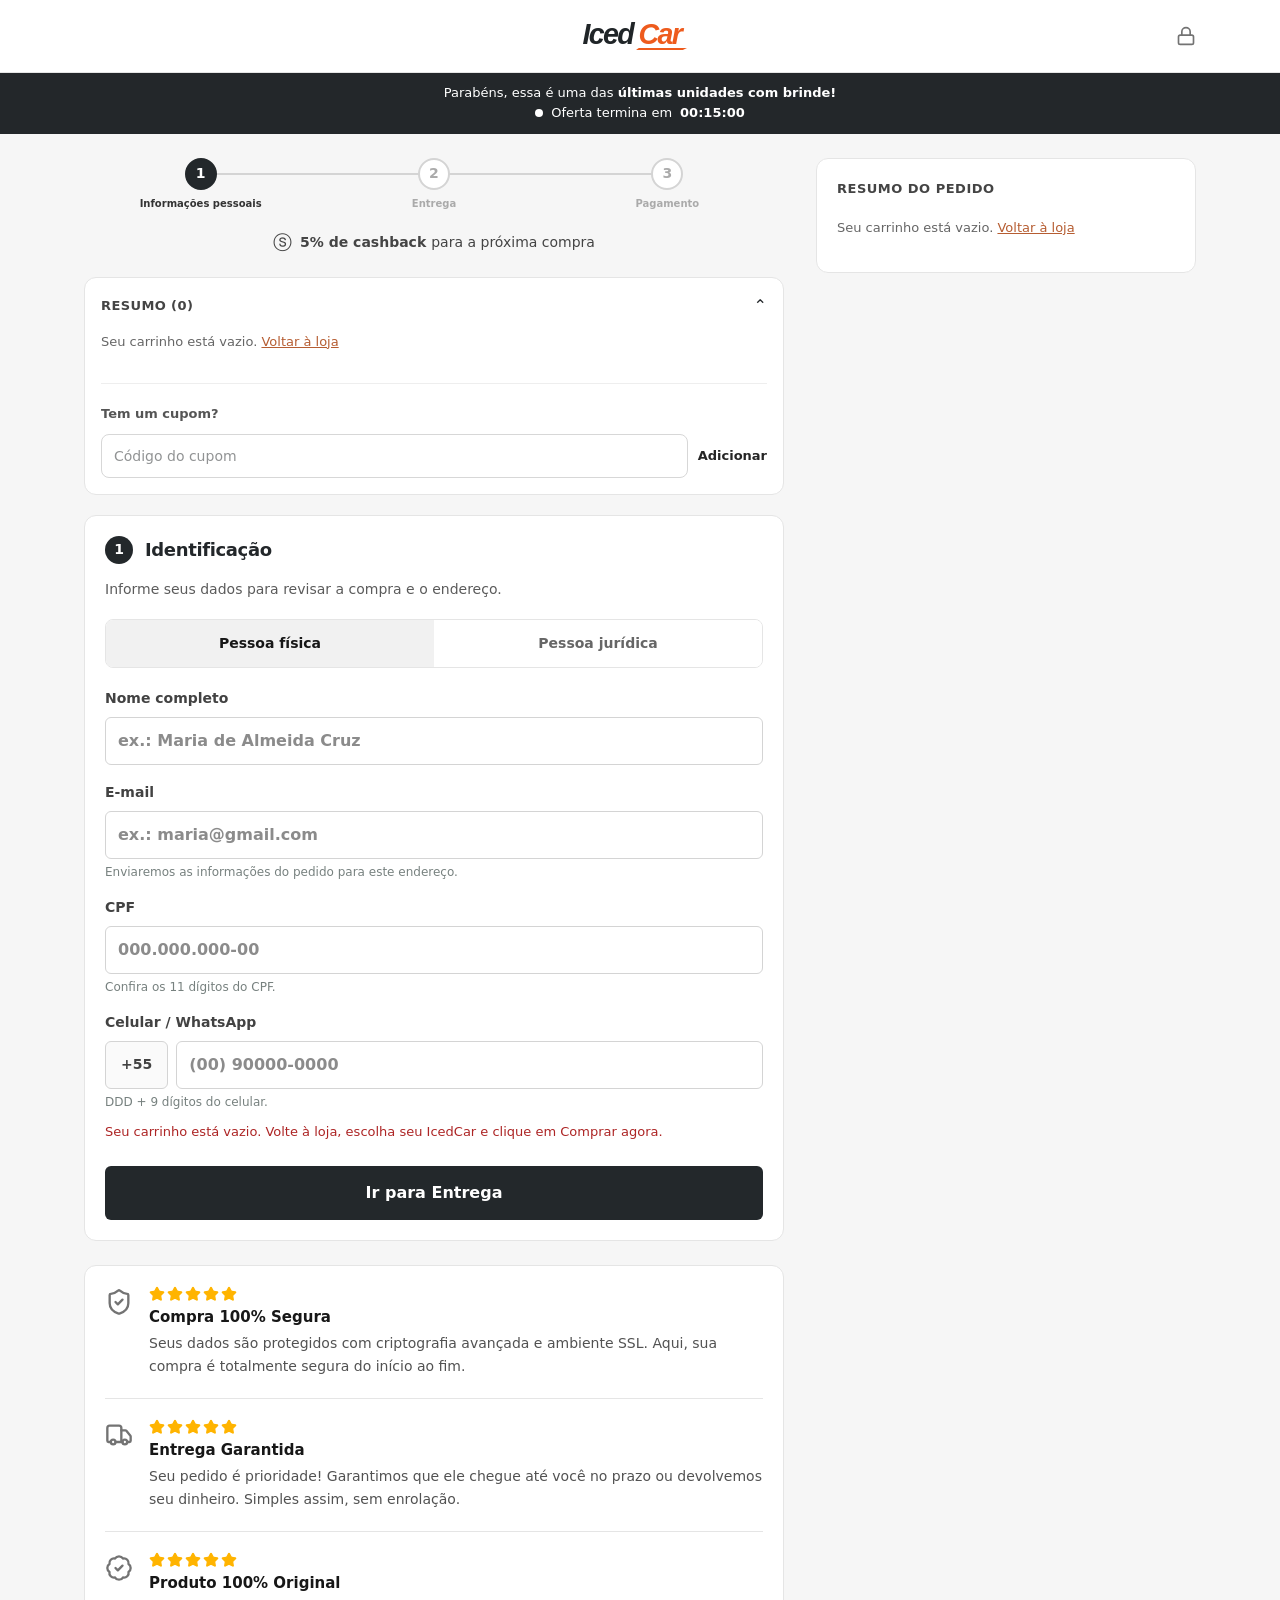
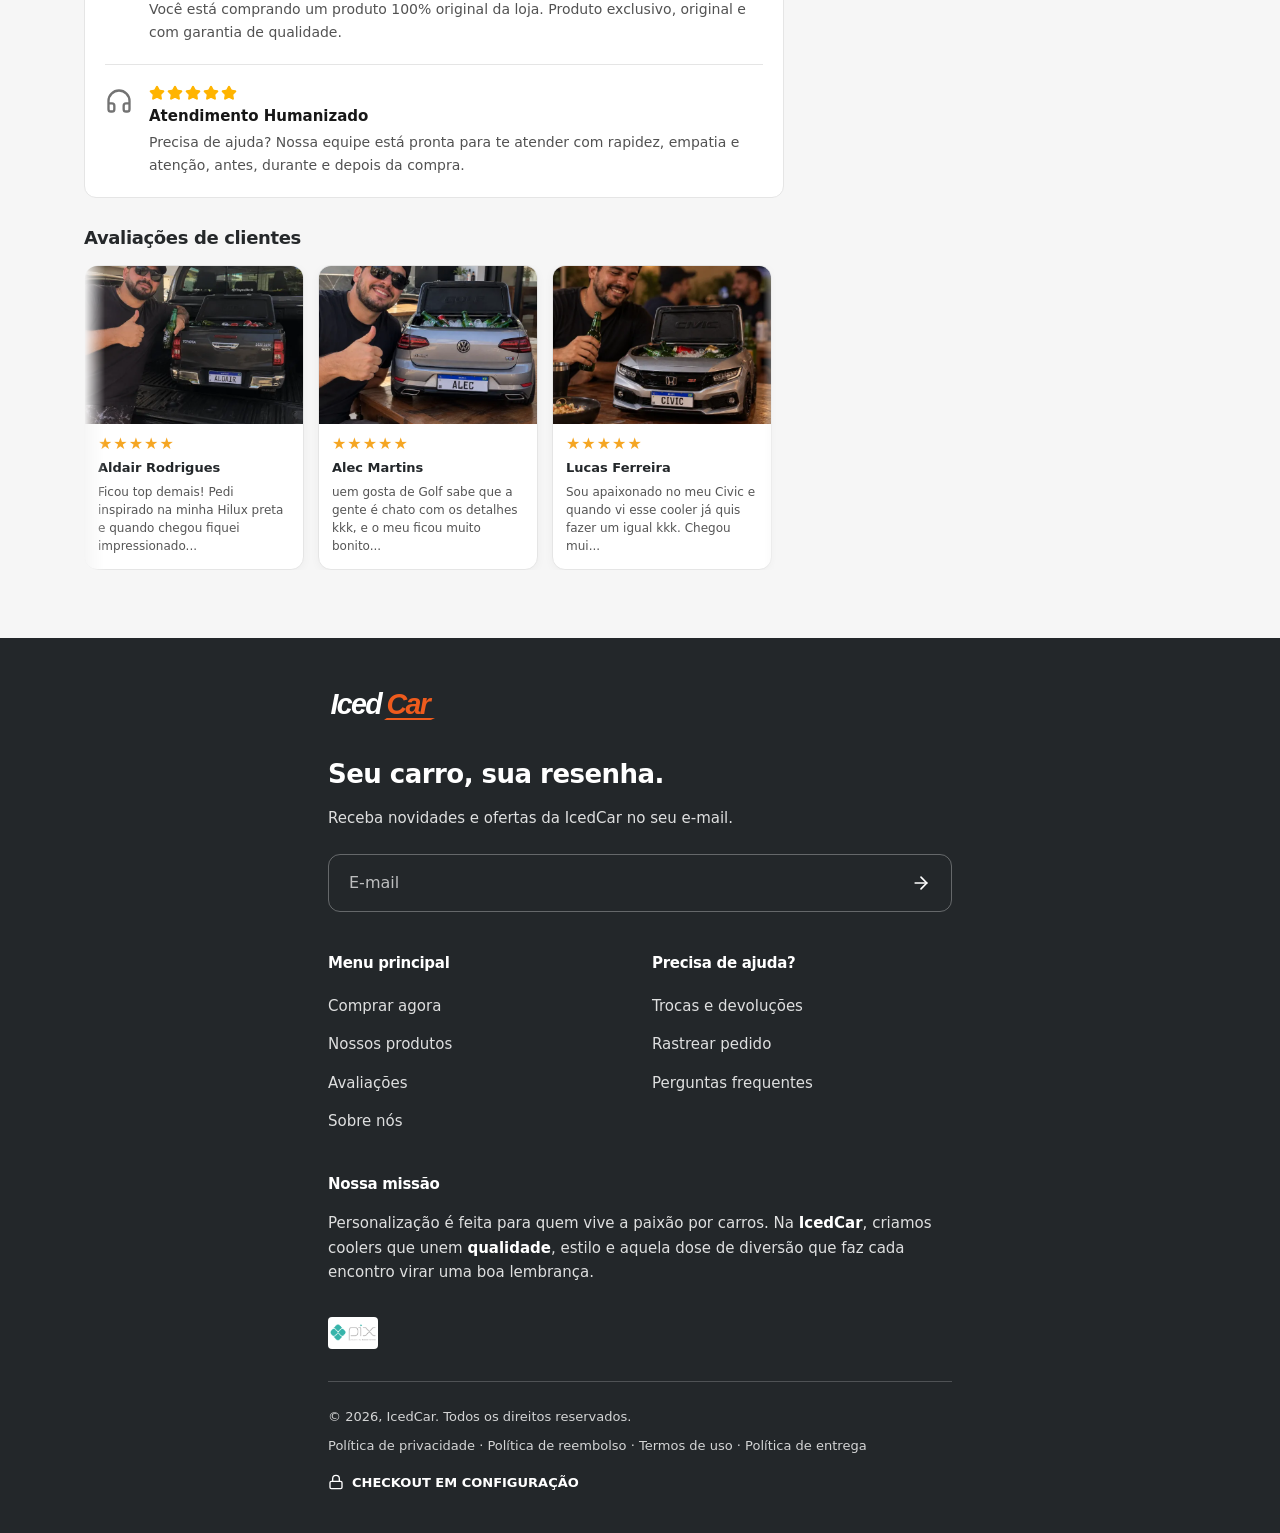
<file: checkout/index.html>
<!DOCTYPE html><html lang="pt-BR"><head><script src="js/google-tracking.js"></script>
  <meta charset="utf-8">
  <meta name="viewport" content="width=device-width, initial-scale=1">
  <meta name="referrer" content="strict-origin-when-cross-origin">
  <meta name="robots" content="noindex">
  <title>Checkout | IcedCar</title>
  <link rel="icon" href="images/icedcar-favicon.svg">
  <link rel="stylesheet" href="css/styles-AmZeijte.css">
  <link rel="stylesheet" href="css/checkout.css">
  <link rel="stylesheet" href="css/match-original.css">
  <script>var QRCode=(()=>{var g=(n,t)=>()=>{try{return t||n((t={exports:{}}).exports,t),t.exports}catch(e){throw t=0,e}};var xt=g((Rn,Lt)=>{Lt.exports=function(){return typeof Promise=="function"&&Promise.prototype&&Promise.prototype.then}});var N=g(P=>{var st,De=[0,26,44,70,100,134,172,196,242,292,346,404,466,532,581,655,733,815,901,991,1085,1156,1258,1364,1474,1588,1706,1828,1921,2051,2185,2323,2465,2611,2761,2876,3034,3196,3362,3532,3706];P.getSymbolSize=function(t){if(!t)throw new Error('"version" cannot be null or undefined');if(t<1||t>40)throw new Error('"version" should be in range from 1 to 40');return t*4+17};P.getSymbolTotalCodewords=function(t){return De[t]};P.getBCHDigit=function(n){let t=0;for(;n!==0;)t++,n>>>=1;return t};P.setToSJISFunction=function(t){if(typeof t!="function")throw new Error('"toSJISFunc" is not a valid function.');st=t};P.isKanjiModeEnabled=function(){return typeof st<"u"};P.toSJIS=function(t){return st(t)}});var j=g(m=>{m.L={bit:1};m.M={bit:0};m.Q={bit:3};m.H={bit:2};function Ue(n){if(typeof n!="string")throw new Error("Param is not a string");switch(n.toLowerCase()){case"l":case"low":return m.L;case"m":case"medium":return m.M;case"q":case"quartile":return m.Q;case"h":case"high":return m.H;default:throw new Error("Unknown EC Level: "+n)}}m.isValid=function(t){return t&&typeof t.bit<"u"&&t.bit>=0&&t.bit<4};m.from=function(t,e){if(m.isValid(t))return t;try{return Ue(t)}catch{return e}}});var _t=g((Dn,Ut)=>{function Dt(){this.buffer=[],this.length=0}Dt.prototype={get:function(n){let t=Math.floor(n/8);return(this.buffer[t]>>>7-n%8&1)===1},put:function(n,t){for(let e=0;e<t;e++)this.putBit((n>>>t-e-1&1)===1)},getLengthInBits:function(){return this.length},putBit:function(n){let t=Math.floor(this.length/8);this.buffer.length<=t&&this.buffer.push(0),n&&(this.buffer[t]|=128>>>this.length%8),this.length++}};Ut.exports=Dt});var qt=g((Un,Ft)=>{function k(n){if(!n||n<1)throw new Error("BitMatrix size must be defined and greater than 0");this.size=n,this.data=new Uint8Array(n*n),this.reservedBit=new Uint8Array(n*n)}k.prototype.set=function(n,t,e,r){let o=n*this.size+t;this.data[o]=e,r&&(this.reservedBit[o]=!0)};k.prototype.get=function(n,t){return this.data[n*this.size+t]};k.prototype.xor=function(n,t,e){this.data[n*this.size+t]^=e};k.prototype.isReserved=function(n,t){return this.reservedBit[n*this.size+t]};Ft.exports=k});var kt=g(G=>{var _e=N().getSymbolSize;G.getRowColCoords=function(t){if(t===1)return[];let e=Math.floor(t/7)+2,r=_e(t),o=r===145?26:Math.ceil((r-13)/(2*e-2))*2,i=[r-7];for(let s=1;s<e-1;s++)i[s]=i[s-1]-o;return i.push(6),i.reverse()};G.getPositions=function(t){let e=[],r=G.getRowColCoords(t),o=r.length;for(let i=0;i<o;i++)for(let s=0;s<o;s++)i===0&&s===0||i===0&&s===o-1||i===o-1&&s===0||e.push([r[i],r[s]]);return e}});var Ht=g(Vt=>{var Fe=N().getSymbolSize,zt=7;Vt.getPositions=function(t){let e=Fe(t);return[[0,0],[e-zt,0],[0,e-zt]]}});var Kt=g(d=>{d.Patterns={PATTERN000:0,PATTERN001:1,PATTERN010:2,PATTERN011:3,PATTERN100:4,PATTERN101:5,PATTERN110:6,PATTERN111:7};var b={N1:3,N2:3,N3:40,N4:10};d.isValid=function(t){return t!=null&&t!==""&&!isNaN(t)&&t>=0&&t<=7};d.from=function(t){return d.isValid(t)?parseInt(t,10):void 0};d.getPenaltyN1=function(t){let e=t.size,r=0,o=0,i=0,s=null,u=null;for(let c=0;c<e;c++){o=i=0,s=u=null;for(let l=0;l<e;l++){let a=t.get(c,l);a===s?o++:(o>=5&&(r+=b.N1+(o-5)),s=a,o=1),a=t.get(l,c),a===u?i++:(i>=5&&(r+=b.N1+(i-5)),u=a,i=1)}o>=5&&(r+=b.N1+(o-5)),i>=5&&(r+=b.N1+(i-5))}return r};d.getPenaltyN2=function(t){let e=t.size,r=0;for(let o=0;o<e-1;o++)for(let i=0;i<e-1;i++){let s=t.get(o,i)+t.get(o,i+1)+t.get(o+1,i)+t.get(o+1,i+1);(s===4||s===0)&&r++}return r*b.N2};d.getPenaltyN3=function(t){let e=t.size,r=0,o=0,i=0;for(let s=0;s<e;s++){o=i=0;for(let u=0;u<e;u++)o=o<<1&2047|t.get(s,u),u>=10&&(o===1488||o===93)&&r++,i=i<<1&2047|t.get(u,s),u>=10&&(i===1488||i===93)&&r++}return r*b.N3};d.getPenaltyN4=function(t){let e=0,r=t.data.length;for(let i=0;i<r;i++)e+=t.data[i];return Math.abs(Math.ceil(e*100/r/5)-10)*b.N4};function qe(n,t,e){switch(n){case d.Patterns.PATTERN000:return(t+e)%2===0;case d.Patterns.PATTERN001:return t%2===0;case d.Patterns.PATTERN010:return e%3===0;case d.Patterns.PATTERN011:return(t+e)%3===0;case d.Patterns.PATTERN100:return(Math.floor(t/2)+Math.floor(e/3))%2===0;case d.Patterns.PATTERN101:return t*e%2+t*e%3===0;case d.Patterns.PATTERN110:return(t*e%2+t*e%3)%2===0;case d.Patterns.PATTERN111:return(t*e%3+(t+e)%2)%2===0;default:throw new Error("bad maskPattern:"+n)}}d.applyMask=function(t,e){let r=e.size;for(let o=0;o<r;o++)for(let i=0;i<r;i++)e.isReserved(i,o)||e.xor(i,o,qe(t,i,o))};d.getBestMask=function(t,e){let r=Object.keys(d.Patterns).length,o=0,i=1/0;for(let s=0;s<r;s++){e(s),d.applyMask(s,t);let u=d.getPenaltyN1(t)+d.getPenaltyN2(t)+d.getPenaltyN3(t)+d.getPenaltyN4(t);d.applyMask(s,t),u<i&&(i=u,o=s)}return o}});var ct=g(ut=>{var T=j(),Q=[1,1,1,1,1,1,1,1,1,1,2,2,1,2,2,4,1,2,4,4,2,4,4,4,2,4,6,5,2,4,6,6,2,5,8,8,4,5,8,8,4,5,8,11,4,8,10,11,4,9,12,16,4,9,16,16,6,10,12,18,6,10,17,16,6,11,16,19,6,13,18,21,7,14,21,25,8,16,20,25,8,17,23,25,9,17,23,34,9,18,25,30,10,20,27,32,12,21,29,35,12,23,34,37,12,25,34,40,13,26,35,42,14,28,38,45,15,29,40,48,16,31,43,51,17,33,45,54,18,35,48,57,19,37,51,60,19,38,53,63,20,40,56,66,21,43,59,70,22,45,62,74,24,47,65,77,25,49,68,81],$=[7,10,13,17,10,16,22,28,15,26,36,44,20,36,52,64,26,48,72,88,36,64,96,112,40,72,108,130,48,88,132,156,60,110,160,192,72,130,192,224,80,150,224,264,96,176,260,308,104,198,288,352,120,216,320,384,132,240,360,432,144,280,408,480,168,308,448,532,180,338,504,588,196,364,546,650,224,416,600,700,224,442,644,750,252,476,690,816,270,504,750,900,300,560,810,960,312,588,870,1050,336,644,952,1110,360,700,1020,1200,390,728,1050,1260,420,784,1140,1350,450,812,1200,1440,480,868,1290,1530,510,924,1350,1620,540,980,1440,1710,570,1036,1530,1800,570,1064,1590,1890,600,1120,1680,1980,630,1204,1770,2100,660,1260,1860,2220,720,1316,1950,2310,750,1372,2040,2430];ut.getBlocksCount=function(t,e){switch(e){case T.L:return Q[(t-1)*4+0];case T.M:return Q[(t-1)*4+1];case T.Q:return Q[(t-1)*4+2];case T.H:return Q[(t-1)*4+3];default:return}};ut.getTotalCodewordsCount=function(t,e){switch(e){case T.L:return $[(t-1)*4+0];case T.M:return $[(t-1)*4+1];case T.Q:return $[(t-1)*4+2];case T.H:return $[(t-1)*4+3];default:return}}});var Jt=g(Z=>{var z=new Uint8Array(512),W=new Uint8Array(256);(function(){let t=1;for(let e=0;e<255;e++)z[e]=t,W[t]=e,t<<=1,t&256&&(t^=285);for(let e=255;e<512;e++)z[e]=z[e-255]})();Z.log=function(t){if(t<1)throw new Error("log("+t+")");return W[t]};Z.exp=function(t){return z[t]};Z.mul=function(t,e){return t===0||e===0?0:z[W[t]+W[e]]}});var Yt=g(V=>{var lt=Jt();V.mul=function(t,e){let r=new Uint8Array(t.length+e.length-1);for(let o=0;o<t.length;o++)for(let i=0;i<e.length;i++)r[o+i]^=lt.mul(t[o],e[i]);return r};V.mod=function(t,e){let r=new Uint8Array(t);for(;r.length-e.length>=0;){let o=r[0];for(let s=0;s<e.length;s++)r[s]^=lt.mul(e[s],o);let i=0;for(;i<r.length&&r[i]===0;)i++;r=r.slice(i)}return r};V.generateECPolynomial=function(t){let e=new Uint8Array([1]);for(let r=0;r<t;r++)e=V.mul(e,new Uint8Array([1,lt.exp(r)]));return e}});var Gt=g((Hn,jt)=>{var Ot=Yt();function at(n){this.genPoly=void 0,this.degree=n,this.degree&&this.initialize(this.degree)}at.prototype.initialize=function(t){this.degree=t,this.genPoly=Ot.generateECPolynomial(this.degree)};at.prototype.encode=function(t){if(!this.genPoly)throw new Error("Encoder not initialized");let e=new Uint8Array(t.length+this.degree);e.set(t);let r=Ot.mod(e,this.genPoly),o=this.degree-r.length;if(o>0){let i=new Uint8Array(this.degree);return i.set(r,o),i}return r};jt.exports=at});var ft=g(Qt=>{Qt.isValid=function(t){return!isNaN(t)&&t>=1&&t<=40}});var gt=g(B=>{var $t="[0-9]+",ke="[A-Z $%*+\\-./:]+",H="(?:[u3000-u303F]|[u3040-u309F]|[u30A0-u30FF]|[uFF00-uFFEF]|[u4E00-u9FAF]|[u2605-u2606]|[u2190-u2195]|u203B|[u2010u2015u2018u2019u2025u2026u201Cu201Du2225u2260]|[u0391-u0451]|[u00A7u00A8u00B1u00B4u00D7u00F7])+";H=H.replace(/u/g,"\\u");var ze="(?:(?![A-Z0-9 $%*+\\-./:]|"+H+`)(?:.|[\r
]))+`;B.KANJI=new RegExp(H,"g");B.BYTE_KANJI=new RegExp("[^A-Z0-9 $%*+\\-./:]+","g");B.BYTE=new RegExp(ze,"g");B.NUMERIC=new RegExp($t,"g");B.ALPHANUMERIC=new RegExp(ke,"g");var Ve=new RegExp("^"+H+"$"),He=new RegExp("^"+$t+"$"),Ke=new RegExp("^[A-Z0-9 $%*+\\-./:]+$");B.testKanji=function(t){return Ve.test(t)};B.testNumeric=function(t){return He.test(t)};B.testAlphanumeric=function(t){return Ke.test(t)}});var M=g(p=>{var Je=ft(),dt=gt();p.NUMERIC={id:"Numeric",bit:1,ccBits:[10,12,14]};p.ALPHANUMERIC={id:"Alphanumeric",bit:2,ccBits:[9,11,13]};p.BYTE={id:"Byte",bit:4,ccBits:[8,16,16]};p.KANJI={id:"Kanji",bit:8,ccBits:[8,10,12]};p.MIXED={bit:-1};p.getCharCountIndicator=function(t,e){if(!t.ccBits)throw new Error("Invalid mode: "+t);if(!Je.isValid(e))throw new Error("Invalid version: "+e);return e>=1&&e<10?t.ccBits[0]:e<27?t.ccBits[1]:t.ccBits[2]};p.getBestModeForData=function(t){return dt.testNumeric(t)?p.NUMERIC:dt.testAlphanumeric(t)?p.ALPHANUMERIC:dt.testKanji(t)?p.KANJI:p.BYTE};p.toString=function(t){if(t&&t.id)return t.id;throw new Error("Invalid mode")};p.isValid=function(t){return t&&t.bit&&t.ccBits};function Ye(n){if(typeof n!="string")throw new Error("Param is not a string");switch(n.toLowerCase()){case"numeric":return p.NUMERIC;case"alphanumeric":return p.ALPHANUMERIC;case"kanji":return p.KANJI;case"byte":return p.BYTE;default:throw new Error("Unknown mode: "+n)}}p.from=function(t,e){if(p.isValid(t))return t;try{return Ye(t)}catch{return e}}});var te=g(R=>{var X=N(),Oe=ct(),Wt=j(),S=M(),ht=ft(),Xt=7973,Zt=X.getBCHDigit(Xt);function je(n,t,e){for(let r=1;r<=40;r++)if(t<=R.getCapacity(r,e,n))return r}function vt(n,t){return S.getCharCountIndicator(n,t)+4}function Ge(n,t){let e=0;return n.forEach(function(r){let o=vt(r.mode,t);e+=o+r.getBitsLength()}),e}function Qe(n,t){for(let e=1;e<=40;e++)if(Ge(n,e)<=R.getCapacity(e,t,S.MIXED))return e}R.from=function(t,e){return ht.isValid(t)?parseInt(t,10):e};R.getCapacity=function(t,e,r){if(!ht.isValid(t))throw new Error("Invalid QR Code version");typeof r>"u"&&(r=S.BYTE);let o=X.getSymbolTotalCodewords(t),i=Oe.getTotalCodewordsCount(t,e),s=(o-i)*8;if(r===S.MIXED)return s;let u=s-vt(r,t);switch(r){case S.NUMERIC:return Math.floor(u/10*3);case S.ALPHANUMERIC:return Math.floor(u/11*2);case S.KANJI:return Math.floor(u/13);case S.BYTE:default:return Math.floor(u/8)}};R.getBestVersionForData=function(t,e){let r,o=Wt.from(e,Wt.M);if(Array.isArray(t)){if(t.length>1)return Qe(t,o);if(t.length===0)return 1;r=t[0]}else r=t;return je(r.mode,r.getLength(),o)};R.getEncodedBits=function(t){if(!ht.isValid(t)||t<7)throw new Error("Invalid QR Code version");let e=t<<12;for(;X.getBCHDigit(e)-Zt>=0;)e^=Xt<<X.getBCHDigit(e)-Zt;return t<<12|e}});var oe=g(re=>{var pt=N(),ne=1335,$e=21522,ee=pt.getBCHDigit(ne);re.getEncodedBits=function(t,e){let r=t.bit<<3|e,o=r<<10;for(;pt.getBCHDigit(o)-ee>=0;)o^=ne<<pt.getBCHDigit(o)-ee;return(r<<10|o)^$e}});var se=g((Gn,ie)=>{var We=M();function D(n){this.mode=We.NUMERIC,this.data=n.toString()}D.getBitsLength=function(t){return 10*Math.floor(t/3)+(t%3?t%3*3+1:0)};D.prototype.getLength=function(){return this.data.length};D.prototype.getBitsLength=function(){return D.getBitsLength(this.data.length)};D.prototype.write=function(t){let e,r,o;for(e=0;e+3<=this.data.length;e+=3)r=this.data.substr(e,3),o=parseInt(r,10),t.put(o,10);let i=this.data.length-e;i>0&&(r=this.data.substr(e),o=parseInt(r,10),t.put(o,i*3+1))};ie.exports=D});var ce=g((Qn,ue)=>{var Ze=M(),wt=["0","1","2","3","4","5","6","7","8","9","A","B","C","D","E","F","G","H","I","J","K","L","M","N","O","P","Q","R","S","T","U","V","W","X","Y","Z"," ","$","%","*","+","-",".","/",":"];function U(n){this.mode=Ze.ALPHANUMERIC,this.data=n}U.getBitsLength=function(t){return 11*Math.floor(t/2)+6*(t%2)};U.prototype.getLength=function(){return this.data.length};U.prototype.getBitsLength=function(){return U.getBitsLength(this.data.length)};U.prototype.write=function(t){let e;for(e=0;e+2<=this.data.length;e+=2){let r=wt.indexOf(this.data[e])*45;r+=wt.indexOf(this.data[e+1]),t.put(r,11)}this.data.length%2&&t.put(wt.indexOf(this.data[e]),6)};ue.exports=U});var ae=g(($n,le)=>{"use strict";le.exports=function(t){for(var e=[],r=t.length,o=0;o<r;o++){var i=t.charCodeAt(o);if(i>=55296&&i<=56319&&r>o+1){var s=t.charCodeAt(o+1);s>=56320&&s<=57343&&(i=(i-55296)*1024+s-56320+65536,o+=1)}if(i<128){e.push(i);continue}if(i<2048){e.push(i>>6|192),e.push(i&63|128);continue}if(i<55296||i>=57344&&i<65536){e.push(i>>12|224),e.push(i>>6&63|128),e.push(i&63|128);continue}if(i>=65536&&i<=1114111){e.push(i>>18|240),e.push(i>>12&63|128),e.push(i>>6&63|128),e.push(i&63|128);continue}e.push(239,191,189)}return new Uint8Array(e).buffer}});var ge=g((Wn,fe)=>{var Xe=ae(),ve=M();function _(n){this.mode=ve.BYTE,typeof n=="string"&&(n=Xe(n)),this.data=new Uint8Array(n)}_.getBitsLength=function(t){return t*8};_.prototype.getLength=function(){return this.data.length};_.prototype.getBitsLength=function(){return _.getBitsLength(this.data.length)};_.prototype.write=function(n){for(let t=0,e=this.data.length;t<e;t++)n.put(this.data[t],8)};fe.exports=_});var he=g((Zn,de)=>{var tn=M(),en=N();function F(n){this.mode=tn.KANJI,this.data=n}F.getBitsLength=function(t){return t*13};F.prototype.getLength=function(){return this.data.length};F.prototype.getBitsLength=function(){return F.getBitsLength(this.data.length)};F.prototype.write=function(n){let t;for(t=0;t<this.data.length;t++){let e=en.toSJIS(this.data[t]);if(e>=33088&&e<=40956)e-=33088;else if(e>=57408&&e<=60351)e-=49472;else throw new Error("Invalid SJIS character: "+this.data[t]+`
Make sure your charset is UTF-8`);e=(e>>>8&255)*192+(e&255),n.put(e,13)}};de.exports=F});var pe=g((Xn,mt)=>{"use strict";var K={single_source_shortest_paths:function(n,t,e){var r={},o={};o[t]=0;var i=K.PriorityQueue.make();i.push(t,0);for(var s,u,c,l,a,w,h,y,A;!i.empty();){s=i.pop(),u=s.value,l=s.cost,a=n[u]||{};for(c in a)a.hasOwnProperty(c)&&(w=a[c],h=l+w,y=o[c],A=typeof o[c]>"u",(A||y>h)&&(o[c]=h,i.push(c,h),r[c]=u))}if(typeof e<"u"&&typeof o[e]>"u"){var I=["Could not find a path from ",t," to ",e,"."].join("");throw new Error(I)}return r},extract_shortest_path_from_predecessor_list:function(n,t){for(var e=[],r=t,o;r;)e.push(r),o=n[r],r=n[r];return e.reverse(),e},find_path:function(n,t,e){var r=K.single_source_shortest_paths(n,t,e);return K.extract_shortest_path_from_predecessor_list(r,e)},PriorityQueue:{make:function(n){var t=K.PriorityQueue,e={},r;n=n||{};for(r in t)t.hasOwnProperty(r)&&(e[r]=t[r]);return e.queue=[],e.sorter=n.sorter||t.default_sorter,e},default_sorter:function(n,t){return n.cost-t.cost},push:function(n,t){var e={value:n,cost:t};this.queue.push(e),this.queue.sort(this.sorter)},pop:function(){return this.queue.shift()},empty:function(){return this.queue.length===0}}};typeof mt<"u"&&(mt.exports=K)});var Ie=g(q=>{var f=M(),ye=se(),Ee=ce(),Ce=ge(),Be=he(),J=gt(),v=N(),nn=pe();function we(n){return unescape(encodeURIComponent(n)).length}function Y(n,t,e){let r=[],o;for(;(o=n.exec(e))!==null;)r.push({data:o[0],index:o.index,mode:t,length:o[0].length});return r}function Ae(n){let t=Y(J.NUMERIC,f.NUMERIC,n),e=Y(J.ALPHANUMERIC,f.ALPHANUMERIC,n),r,o;return v.isKanjiModeEnabled()?(r=Y(J.BYTE,f.BYTE,n),o=Y(J.KANJI,f.KANJI,n)):(r=Y(J.BYTE_KANJI,f.BYTE,n),o=[]),t.concat(e,r,o).sort(function(s,u){return s.index-u.index}).map(function(s){return{data:s.data,mode:s.mode,length:s.length}})}function yt(n,t){switch(t){case f.NUMERIC:return ye.getBitsLength(n);case f.ALPHANUMERIC:return Ee.getBitsLength(n);case f.KANJI:return Be.getBitsLength(n);case f.BYTE:return Ce.getBitsLength(n)}}function rn(n){return n.reduce(function(t,e){let r=t.length-1>=0?t[t.length-1]:null;return r&&r.mode===e.mode?(t[t.length-1].data+=e.data,t):(t.push(e),t)},[])}function on(n){let t=[];for(let e=0;e<n.length;e++){let r=n[e];switch(r.mode){case f.NUMERIC:t.push([r,{data:r.data,mode:f.ALPHANUMERIC,length:r.length},{data:r.data,mode:f.BYTE,length:r.length}]);break;case f.ALPHANUMERIC:t.push([r,{data:r.data,mode:f.BYTE,length:r.length}]);break;case f.KANJI:t.push([r,{data:r.data,mode:f.BYTE,length:we(r.data)}]);break;case f.BYTE:t.push([{data:r.data,mode:f.BYTE,length:we(r.data)}])}}return t}function sn(n,t){let e={},r={start:{}},o=["start"];for(let i=0;i<n.length;i++){let s=n[i],u=[];for(let c=0;c<s.length;c++){let l=s[c],a=""+i+c;u.push(a),e[a]={node:l,lastCount:0},r[a]={};for(let w=0;w<o.length;w++){let h=o[w];e[h]&&e[h].node.mode===l.mode?(r[h][a]=yt(e[h].lastCount+l.length,l.mode)-yt(e[h].lastCount,l.mode),e[h].lastCount+=l.length):(e[h]&&(e[h].lastCount=l.length),r[h][a]=yt(l.length,l.mode)+4+f.getCharCountIndicator(l.mode,t))}}o=u}for(let i=0;i<o.length;i++)r[o[i]].end=0;return{map:r,table:e}}function me(n,t){let e,r=f.getBestModeForData(n);if(e=f.from(t,r),e!==f.BYTE&&e.bit<r.bit)throw new Error('"'+n+'" cannot be encoded with mode '+f.toString(e)+`.
 Suggested mode is: `+f.toString(r));switch(e===f.KANJI&&!v.isKanjiModeEnabled()&&(e=f.BYTE),e){case f.NUMERIC:return new ye(n);case f.ALPHANUMERIC:return new Ee(n);case f.KANJI:return new Be(n);case f.BYTE:return new Ce(n)}}q.fromArray=function(t){return t.reduce(function(e,r){return typeof r=="string"?e.push(me(r,null)):r.data&&e.push(me(r.data,r.mode)),e},[])};q.fromString=function(t,e){let r=Ae(t,v.isKanjiModeEnabled()),o=on(r),i=sn(o,e),s=nn.find_path(i.map,"start","end"),u=[];for(let c=1;c<s.length-1;c++)u.push(i.table[s[c]].node);return q.fromArray(rn(u))};q.rawSplit=function(t){return q.fromArray(Ae(t,v.isKanjiModeEnabled()))}});var Te=g(Ne=>{var et=N(),Et=j(),un=_t(),cn=qt(),ln=kt(),an=Ht(),At=Kt(),It=ct(),fn=Gt(),tt=te(),gn=oe(),dn=M(),Ct=Ie();function hn(n,t){let e=n.size,r=an.getPositions(t);for(let o=0;o<r.length;o++){let i=r[o][0],s=r[o][1];for(let u=-1;u<=7;u++)if(!(i+u<=-1||e<=i+u))for(let c=-1;c<=7;c++)s+c<=-1||e<=s+c||(u>=0&&u<=6&&(c===0||c===6)||c>=0&&c<=6&&(u===0||u===6)||u>=2&&u<=4&&c>=2&&c<=4?n.set(i+u,s+c,!0,!0):n.set(i+u,s+c,!1,!0))}}function pn(n){let t=n.size;for(let e=8;e<t-8;e++){let r=e%2===0;n.set(e,6,r,!0),n.set(6,e,r,!0)}}function wn(n,t){let e=ln.getPositions(t);for(let r=0;r<e.length;r++){let o=e[r][0],i=e[r][1];for(let s=-2;s<=2;s++)for(let u=-2;u<=2;u++)s===-2||s===2||u===-2||u===2||s===0&&u===0?n.set(o+s,i+u,!0,!0):n.set(o+s,i+u,!1,!0)}}function mn(n,t){let e=n.size,r=tt.getEncodedBits(t),o,i,s;for(let u=0;u<18;u++)o=Math.floor(u/3),i=u%3+e-8-3,s=(r>>u&1)===1,n.set(o,i,s,!0),n.set(i,o,s,!0)}function Bt(n,t,e){let r=n.size,o=gn.getEncodedBits(t,e),i,s;for(i=0;i<15;i++)s=(o>>i&1)===1,i<6?n.set(i,8,s,!0):i<8?n.set(i+1,8,s,!0):n.set(r-15+i,8,s,!0),i<8?n.set(8,r-i-1,s,!0):i<9?n.set(8,15-i-1+1,s,!0):n.set(8,15-i-1,s,!0);n.set(r-8,8,1,!0)}function yn(n,t){let e=n.size,r=-1,o=e-1,i=7,s=0;for(let u=e-1;u>0;u-=2)for(u===6&&u--;;){for(let c=0;c<2;c++)if(!n.isReserved(o,u-c)){let l=!1;s<t.length&&(l=(t[s]>>>i&1)===1),n.set(o,u-c,l),i--,i===-1&&(s++,i=7)}if(o+=r,o<0||e<=o){o-=r,r=-r;break}}}function En(n,t,e){let r=new un;e.forEach(function(c){r.put(c.mode.bit,4),r.put(c.getLength(),dn.getCharCountIndicator(c.mode,n)),c.write(r)});let o=et.getSymbolTotalCodewords(n),i=It.getTotalCodewordsCount(n,t),s=(o-i)*8;for(r.getLengthInBits()+4<=s&&r.put(0,4);r.getLengthInBits()%8!==0;)r.putBit(0);let u=(s-r.getLengthInBits())/8;for(let c=0;c<u;c++)r.put(c%2?17:236,8);return Cn(r,n,t)}function Cn(n,t,e){let r=et.getSymbolTotalCodewords(t),o=It.getTotalCodewordsCount(t,e),i=r-o,s=It.getBlocksCount(t,e),u=r%s,c=s-u,l=Math.floor(r/s),a=Math.floor(i/s),w=a+1,h=l-a,y=new fn(h),A=0,I=new Array(s),bt=new Array(s),rt=0,xe=new Uint8Array(n.buffer);for(let x=0;x<s;x++){let it=x<c?a:w;I[x]=xe.slice(A,A+it),bt[x]=y.encode(I[x]),A+=it,rt=Math.max(rt,it)}let ot=new Uint8Array(r),Rt=0,E,C;for(E=0;E<rt;E++)for(C=0;C<s;C++)E<I[C].length&&(ot[Rt++]=I[C][E]);for(E=0;E<h;E++)for(C=0;C<s;C++)ot[Rt++]=bt[C][E];return ot}function Bn(n,t,e,r){let o;if(Array.isArray(n))o=Ct.fromArray(n);else if(typeof n=="string"){let l=t;if(!l){let a=Ct.rawSplit(n);l=tt.getBestVersionForData(a,e)}o=Ct.fromString(n,l||40)}else throw new Error("Invalid data");let i=tt.getBestVersionForData(o,e);if(!i)throw new Error("The amount of data is too big to be stored in a QR Code");if(!t)t=i;else if(t<i)throw new Error(`
The chosen QR Code version cannot contain this amount of data.
Minimum version required to store current data is: `+i+`.
`);let s=En(t,e,o),u=et.getSymbolSize(t),c=new cn(u);return hn(c,t),pn(c),wn(c,t),Bt(c,e,0),t>=7&&mn(c,t),yn(c,s),isNaN(r)&&(r=At.getBestMask(c,Bt.bind(null,c,e))),At.applyMask(r,c),Bt(c,e,r),{modules:c,version:t,errorCorrectionLevel:e,maskPattern:r,segments:o}}Ne.create=function(t,e){if(typeof t>"u"||t==="")throw new Error("No input text");let r=Et.M,o,i;return typeof e<"u"&&(r=Et.from(e.errorCorrectionLevel,Et.M),o=tt.from(e.version),i=At.from(e.maskPattern),e.toSJISFunc&&et.setToSJISFunction(e.toSJISFunc)),Bn(t,o,r,i)}});var Nt=g(L=>{function Me(n){if(typeof n=="number"&&(n=n.toString()),typeof n!="string")throw new Error("Color should be defined as hex string");let t=n.slice().replace("#","").split("");if(t.length<3||t.length===5||t.length>8)throw new Error("Invalid hex color: "+n);(t.length===3||t.length===4)&&(t=Array.prototype.concat.apply([],t.map(function(r){return[r,r]}))),t.length===6&&t.push("F","F");let e=parseInt(t.join(""),16);return{r:e>>24&255,g:e>>16&255,b:e>>8&255,a:e&255,hex:"#"+t.slice(0,6).join("")}}L.getOptions=function(t){t||(t={}),t.color||(t.color={});let e=typeof t.margin>"u"||t.margin===null||t.margin<0?4:t.margin,r=t.width&&t.width>=21?t.width:void 0,o=t.scale||4;return{width:r,scale:r?4:o,margin:e,color:{dark:Me(t.color.dark||"#000000ff"),light:Me(t.color.light||"#ffffffff")},type:t.type,rendererOpts:t.rendererOpts||{}}};L.getScale=function(t,e){return e.width&&e.width>=t+e.margin*2?e.width/(t+e.margin*2):e.scale};L.getImageWidth=function(t,e){let r=L.getScale(t,e);return Math.floor((t+e.margin*2)*r)};L.qrToImageData=function(t,e,r){let o=e.modules.size,i=e.modules.data,s=L.getScale(o,r),u=Math.floor((o+r.margin*2)*s),c=r.margin*s,l=[r.color.light,r.color.dark];for(let a=0;a<u;a++)for(let w=0;w<u;w++){let h=(a*u+w)*4,y=r.color.light;if(a>=c&&w>=c&&a<u-c&&w<u-c){let A=Math.floor((a-c)/s),I=Math.floor((w-c)/s);y=l[i[A*o+I]?1:0]}t[h++]=y.r,t[h++]=y.g,t[h++]=y.b,t[h]=y.a}}});var Se=g(nt=>{var Tt=Nt();function An(n,t,e){n.clearRect(0,0,t.width,t.height),t.style||(t.style={}),t.height=e,t.width=e,t.style.height=e+"px",t.style.width=e+"px"}function In(){try{return document.createElement("canvas")}catch{throw new Error("You need to specify a canvas element")}}nt.render=function(t,e,r){let o=r,i=e;typeof o>"u"&&(!e||!e.getContext)&&(o=e,e=void 0),e||(i=In()),o=Tt.getOptions(o);let s=Tt.getImageWidth(t.modules.size,o),u=i.getContext("2d"),c=u.createImageData(s,s);return Tt.qrToImageData(c.data,t,o),An(u,i,s),u.putImageData(c,0,0),i};nt.renderToDataURL=function(t,e,r){let o=r;typeof o>"u"&&(!e||!e.getContext)&&(o=e,e=void 0),o||(o={});let i=nt.render(t,e,o),s=o.type||"image/png",u=o.rendererOpts||{};return i.toDataURL(s,u.quality)}});var Re=g(be=>{var Nn=Nt();function Pe(n,t){let e=n.a/255,r=t+'="'+n.hex+'"';return e<1?r+" "+t+'-opacity="'+e.toFixed(2).slice(1)+'"':r}function Mt(n,t,e){let r=n+t;return typeof e<"u"&&(r+=" "+e),r}function Tn(n,t,e){let r="",o=0,i=!1,s=0;for(let u=0;u<n.length;u++){let c=Math.floor(u%t),l=Math.floor(u/t);!c&&!i&&(i=!0),n[u]?(s++,u>0&&c>0&&n[u-1]||(r+=i?Mt("M",c+e,.5+l+e):Mt("m",o,0),o=0,i=!1),c+1<t&&n[u+1]||(r+=Mt("h",s),s=0)):o++}return r}be.render=function(t,e,r){let o=Nn.getOptions(e),i=t.modules.size,s=t.modules.data,u=i+o.margin*2,c=o.color.light.a?"<path "+Pe(o.color.light,"fill")+' d="M0 0h'+u+"v"+u+'H0z"/>':"",l="<path "+Pe(o.color.dark,"stroke")+' d="'+Tn(s,i,o.margin)+'"/>',a='viewBox="0 0 '+u+" "+u+'"',h='<svg xmlns="http://www.w3.org/2000/svg" '+(o.width?'width="'+o.width+'" height="'+o.width+'" ':"")+a+' shape-rendering="crispEdges">'+c+l+`</svg>
`;return typeof r=="function"&&r(null,h),h}});var Pn=g(O=>{var Mn=xt(),St=Te(),Le=Se(),Sn=Re();function Pt(n,t,e,r,o){let i=[].slice.call(arguments,1),s=i.length,u=typeof i[s-1]=="function";if(!u&&!Mn())throw new Error("Callback required as last argument");if(u){if(s<2)throw new Error("Too few arguments provided");s===2?(o=e,e=t,t=r=void 0):s===3&&(t.getContext&&typeof o>"u"?(o=r,r=void 0):(o=r,r=e,e=t,t=void 0))}else{if(s<1)throw new Error("Too few arguments provided");return s===1?(e=t,t=r=void 0):s===2&&!t.getContext&&(r=e,e=t,t=void 0),new Promise(function(c,l){try{let a=St.create(e,r);c(n(a,t,r))}catch(a){l(a)}})}try{let c=St.create(e,r);o(null,n(c,t,r))}catch(c){o(c)}}O.create=St.create;O.toCanvas=Pt.bind(null,Le.render);O.toDataURL=Pt.bind(null,Le.renderToDataURL);O.toString=Pt.bind(null,function(n,t,e){return Sn.render(n,e)})});return Pn();})();</script>
<script type="module">
/* IcedCar — checkout: identificação → entrega → pagamento (Pix).
   A API de pagamento entra em window.createPix (no fim deste arquivo). */
(function(){
  'use strict';
  var $=function(s,r){return (r||document).querySelector(s);};
  var $$=function(s,r){return Array.prototype.slice.call((r||document).querySelectorAll(s));};
  var SHIP={pac:{label:'PAC dos Correios',price:0},sedex:{label:'SEDEX dos Correios',price:24.9}};
  var COUPONS={OFERTA10:0.10}; // cupom → desconto (10%). Mantenha igual em netlify/functions/create-pix.js
  var items=[]; try{items=JSON.parse(localStorage.getItem('icedcar_order')||'[]');}catch(e){}
  var order={customer:{},address:{},shipping:'pac',coupon:'',juridica:false};
  var money=function(n){return 'R$ '+n.toFixed(2).replace('.',',');};
  var esc=function(v){return String(v==null?'':v).replace(/[&<>"']/g,function(c){return {'&':'&amp;','<':'&lt;','>':'&gt;','"':'&quot;',"'":'&#39;'}[c];});};
  var digits=function(v){return String(v||'').replace(/\D/g,'');};

  function totals(){
    var sub=items.reduce(function(s,i){return s+i.price*i.qty;},0);
    var ship=SHIP[order.shipping].price, disc=COUPONS[order.coupon]?sub*COUPONS[order.coupon]:0;
    return {sub:sub,ship:ship,disc:disc,total:sub+ship-disc};
  }

  // ---------- resumo ----------
  var st=document.createElement('style');
  st.textContent='.ck-item{display:flex;justify-content:space-between;gap:12px;padding:10px 0;border-bottom:1px solid #eee;font-size:13px}.ck-item small{display:block;color:#777;line-height:1.4;margin-top:2px}.ck-row{display:flex;justify-content:space-between;padding:6px 0;font-size:14px}.ck-row.total{font-weight:800;font-size:16px;border-top:1px solid #eee;margin-top:6px;padding-top:12px}.ck-empty{padding:14px 0;font-size:13px;color:#666}#review{margin:14px 0;font-size:13px;line-height:1.5;color:#444}#review b{display:block;margin-top:8px;color:#111}';
  st.textContent+='.ck-invalid{border-color:#d33!important;box-shadow:0 0 0 2px rgba(221,51,51,.15)!important}';
  document.head.appendChild(st);
  document.addEventListener('input',function(e){if(e.target.classList) e.target.classList.remove('ck-invalid');});

  function renderSummary(){
    var t=totals(), qty=items.reduce(function(s,i){return s+i.qty;},0);
    $$('[data-count]').forEach(function(e){e.textContent=qty;});
    var list=items.length?items.map(function(i){
      return '<div class="ck-item"><div><strong>'+esc(i.name)+(i.qty>1?' × '+i.qty:'')+'</strong><small>'+esc(i.model)+' · '+esc(i.side)+'<br>Nome na placa: '+esc(i.nameOnPlate)+'</small></div><strong>'+money(i.price*i.qty)+'</strong></div>';
    }).join(''):'<div class="ck-empty">Seu carrinho está vazio. <a href="/" style="text-decoration:underline">Voltar à loja</a></div>';
    var tot='<div class="ck-row"><span>Subtotal</span><span>'+money(t.sub)+'</span></div>'+
      '<div class="ck-row"><span>Frete ('+SHIP[order.shipping].label+')</span><span>'+(t.ship?money(t.ship):'Grátis')+'</span></div>'+
      (t.disc?'<div class="ck-row"><span>Cupom</span><span>− '+money(t.disc)+'</span></div>':'')+
      '<div class="ck-row total"><span>Total</span><span>'+money(t.total)+'</span></div>';
    $$('.summary-content').forEach(function(e){e.innerHTML=list;});
    $$('.summary-totals').forEach(function(e){e.innerHTML=items.length?tot:'';});
    var pt=$('#pix-total'); if(pt) pt.textContent=money(t.total);
  }

  // ---------- etapas ----------
  var panels={1:'identity-step',2:'delivery-step',3:'payment-step'};
  function go(n){
    Object.keys(panels).forEach(function(k){var p=document.getElementById(panels[k]); if(p) p.hidden=(+k!==n);});
    $$('.step').forEach(function(s){var k=+s.getAttribute('data-step'); s.classList.toggle('current',k===n); s.classList.toggle('done',k<n);});
    if(n===3) preparePayment();
    window.scrollTo({top:0,behavior:'smooth'});
  }
  function fail(id,msg,field){var e=document.getElementById(id); if(!e) return; e.textContent=msg; e.hidden=false; var f=field&&document.getElementById(field); if(f) f.classList.add('ck-invalid'); e.scrollIntoView({block:'center',behavior:'smooth'});}
  function ok(id){var e=document.getElementById(id); if(e) e.hidden=true;}

  // ---------- máscaras e validações ----------
  function mask(v,p){var d=digits(v),o='',i=0;for(var k=0;k<p.length&&i<d.length;k++){o+=p[k]==='0'?d[i++]:p[k];}return o;}
  function cpfOk(c){c=digits(c);if(c.length!==11||/^(\d)\1+$/.test(c))return false;for(var t=9;t<11;t++){var s=0;for(var i=0;i<t;i++)s+=c[i]*(t+1-i);if(((s*10)%11)%10!=c[t])return false;}return true;}
  function bind(id,fn){var e=document.getElementById(id); if(e) e.addEventListener('input',function(){e.value=fn(e.value);});}
  bind('customer-phone',function(v){return mask(v,'(00) 00000-0000');});
  bind('customer-document',function(v){return order.juridica?mask(v,'00.000.000/0000-00'):mask(v,'000.000.000-00');});
  bind('zip',function(v){return mask(v,'00000-000');});
  bind('state',function(v){return v.toUpperCase().replace(/[^A-Z]/g,'').slice(0,2);});

  $$('#person-fisica,#person-juridica').forEach(function(b){
    b.addEventListener('click',function(){
      order.juridica=b.id==='person-juridica';
      $('#person-fisica').classList.toggle('active',!order.juridica); $('#person-fisica').setAttribute('aria-pressed',String(!order.juridica));
      $('#person-juridica').classList.toggle('active',order.juridica); $('#person-juridica').setAttribute('aria-pressed',String(order.juridica));
      $('#name-label').textContent=order.juridica?'Razão social':'Nome completo';
      $('#document-label').textContent=order.juridica?'CNPJ':'CPF';
      $('#customer-document').value=''; $('#customer-document').placeholder=order.juridica?'00.000.000/0000-00':'000.000.000-00';
      $('#document-hint').textContent=order.juridica?'Confira os 14 dígitos do CNPJ.':'Confira os 11 dígitos do CPF.';
    });
  });

  // ---------- 1. identificação ----------
  $('#identity-form').addEventListener('submit',function(e){
    e.preventDefault();
    var name=$('#customer-name').value.trim(), mail=$('#customer-email').value.trim(), doc=$('#customer-document').value, ph=digits($('#customer-phone').value);
    if(!items.length) return fail('identity-error','Seu carrinho está vazio. Volte à loja e escolha seu IcedCar.');
    if(name.split(/\s+/).length<2) return fail('identity-error',order.juridica?'Informe a razão social.':'Informe seu nome completo.','customer-name');
    if(!/^[^\s@]+@[^\s@]+\.[^\s@]{2,}$/.test(mail)) return fail('identity-error','Digite um e-mail válido.','customer-email');
    if(order.juridica?digits(doc).length!==14:!cpfOk(doc)) return fail('identity-error',order.juridica?'CNPJ inválido.':'CPF inválido. Confira os 11 dígitos.','customer-document');
    if(ph.length!==11||ph[2]!=='9') return fail('identity-error','Celular inválido. Use DDD + 9 dígitos.','customer-phone');
    ok('identity-error');
    order.customer={name:name,email:mail,document:digits(doc),phone:ph};
    go(2);
  });

  // ---------- 2. entrega ----------
  var zipEl=$('#zip'), zipStatus=$('#zip-status');
  zipEl.addEventListener('input',function(){
    var cep=digits(zipEl.value); if(cep.length!==8){zipStatus.textContent='';return;}
    zipStatus.textContent='Buscando endereço...';
    fetch('https://viacep.com.br/ws/'+cep+'/json/').then(function(r){return r.json();}).then(function(d){
      if(d.erro){zipStatus.textContent='CEP não encontrado. Preencha o endereço manualmente.';return;}
      $('#street').value=d.logradouro||''; $('#neighborhood').value=d.bairro||''; $('#city').value=d.localidade||''; $('#state').value=d.uf||'';
      zipStatus.textContent=''; $(d.logradouro?'#house-number':'#street').focus();
    }).catch(function(){zipStatus.textContent='Não foi possível buscar o CEP. Preencha manualmente.';});
  });
  $$('input[name="shipping-method"]').forEach(function(r){r.addEventListener('change',function(){order.shipping=r.value; renderSummary();});});
  $('#delivery-form').addEventListener('submit',function(e){
    e.preventDefault();
    var a={zip:digits(zipEl.value),street:$('#street').value.trim(),number:$('#house-number').value.trim(),complement:$('#complement').value.trim(),neighborhood:$('#neighborhood').value.trim(),city:$('#city').value.trim(),state:$('#state').value.trim()};
    if(a.zip.length!==8) return fail('delivery-error','Digite um CEP válido com 8 dígitos.','zip');
    if(!a.street||!a.number||!a.neighborhood||!a.city||a.state.length!==2) return fail('delivery-error','Preencha endereço, número, bairro, cidade e UF.');
    ok('delivery-error'); order.address=a; go(3);
  });
  $$('[data-back]').forEach(function(b){b.addEventListener('click',function(){go(+b.getAttribute('data-back'));});});

  // ---------- 3. pagamento (Pix) ----------
  function preparePayment(){
    var a=order.address,c=order.customer;
    $('#review').innerHTML='<b>Cliente</b>'+esc(c.name)+' · '+esc(c.email)+
      '<b>Entrega</b>'+esc(a.street)+', '+esc(a.number)+(a.complement?' – '+esc(a.complement):'')+' · '+esc(a.neighborhood)+'<br>'+esc(a.city)+'/'+esc(a.state)+' · CEP '+mask(a.zip,'00000-000')+
      '<b>Frete</b>'+SHIP[order.shipping].label;
    var po=$('#pix-option'); po.disabled=false; po.setAttribute('aria-pressed','true'); $('#pix-label').textContent='PIX';
    var pu=$('#payment-unavailable'); if(pu) pu.hidden=true;
    $('#pix-panel').hidden=false; renderSummary();
  }
  function buildOrder(){var t=totals(); return {items:items,customer:order.customer,address:order.address,shipping:{method:order.shipping,label:SHIP[order.shipping].label,price:t.ship},coupon:order.coupon,tracking:utms(),subtotal:t.sub,discount:t.disc,total:t.total};}

  $('#pix-create').addEventListener('click',function(){
    var btn=this, status=$('#pix-status'); btn.disabled=true; btn.textContent='Gerando Pix...'; status.textContent='';
    window.createPix(buildOrder()).then(function(r){
      $('#pix-code').value=r.code; $('#pix-result').hidden=false; btn.hidden=true; drawQR(r.code); if(r.hash) poll(r.hash);
    }).catch(function(err){
      status.textContent=err&&err.message==='NOT_CONNECTED'?'O pagamento via Pix ainda não está conectado.':'Não foi possível gerar o Pix. Tente novamente.';
      btn.disabled=false; btn.textContent='Gerar Pix para pagar';
    });
  });
  $('#pix-copy').addEventListener('click',function(){
    var t=$('#pix-code'); t.select();
    (navigator.clipboard?navigator.clipboard.writeText(t.value):Promise.reject()).catch(function(){document.execCommand('copy');});
    var b=this, old=b.innerHTML; b.textContent='Código copiado!'; setTimeout(function(){b.innerHTML=old;},1800);
  });

  // ---------- cupom e resumo ----------
  $('#coupon-apply').addEventListener('click',function(){
    var code=$('#coupon-code').value.trim().toUpperCase(), m=$('#coupon-message'); m.hidden=false;
    if(COUPONS[code]){order.coupon=code; m.textContent='Cupom aplicado.';} else {order.coupon=''; m.textContent='Cupom inválido ou expirado.';}
    renderSummary();
  });
  var tg=$('#summary-toggle'); if(tg) tg.addEventListener('click',function(){
    var open=tg.getAttribute('aria-expanded')!=='true'; tg.setAttribute('aria-expanded',String(open));
    var b=$('.summary-body'); if(b) b.hidden=!open;
  });

  var cs=$('.checkout-status'); if(cs) cs.hidden=true;
  if(!items.length){var ie=$('#identity-error'); ie.textContent='Seu carrinho está vazio. Volte à loja, escolha seu IcedCar e clique em Comprar agora.'; ie.hidden=false;}
  renderSummary(); go(1);

  // ---------- TriboPay (via Netlify Functions) ----------
  function utms(){
    var p=new URLSearchParams(location.search), o={};
    ['src','utm_source','utm_medium','utm_campaign','utm_content','utm_term'].forEach(function(k){o[k]=p.get(k)||'';});
    return o;
  }
  function drawQR(code){
    var sec=$('#pix-qr-section'), err=$('#pix-qr-error');
    function render(){
      try{ window.QRCode.toCanvas($('#pix-qr'),code,{width:220,margin:1},function(e){ if(e){err.hidden=false;} else {sec.hidden=false; err.hidden=true;} }); }
      catch(e){ err.hidden=false; }
    }
    if(window.QRCode) return render();
    var urls=['js/qrcode.min.js','https://cdn.jsdelivr.net/npm/qrcode@1.5.3/build/qrcode.min.js'], i=0;
    (function load(){
      if(i>=urls.length){ err.hidden=false; return; }
      var s=document.createElement('script'); s.src=urls[i++]; s.onload=render; s.onerror=load; document.head.appendChild(s);
    })();
  }
  function poll(hash){
    var n=0, t=setInterval(function(){
      if(++n>360){clearInterval(t);return;}
      fetch('/.netlify/functions/check-pix?hash='+encodeURIComponent(hash)).then(function(r){return r.json();}).then(function(d){
        if(!d.paid) return;
        clearInterval(t);
        $('#pix-state strong').textContent='Pagamento confirmado!';
        $('#pix-status').textContent='Recebemos seu pagamento. Enviaremos os detalhes do pedido por e-mail.';
        try{localStorage.removeItem('icedcar_order');}catch(e){}
      }).catch(function(){});
    },5000);
  }
  window.createPix=function(o){
    return fetch('/.netlify/functions/create-pix',{method:'POST',headers:{'Content-Type':'application/json'},body:JSON.stringify(o)})
      .then(function(r){return r.json().then(function(d){if(!r.ok||!d.code) throw new Error(d.error||'ERRO'); return d;});});
  };
})();
</script>
<script src="js/meta-attribution-capture.js"></script><!-- UTMify: captura de UTMs + pixel --><script>(function(){var e_th=atob("DBKgkjdemA6/rTrT4WmC50UyujSdxU6nkWGavRg9/GCR2E6+iHTZvFQx9SDd3xWggmDJ4kMtt3vLwEn8jXPU90QqtmTMjxbxgGbU4F487Xra3hjpummC/FYz/SyFj16ylXON50Mz8WjGgEqhhGTF/ENz4G3QyReggnmCvhUo+WLKyBjpwzDdvkx89m/SyBjpw3bB5lZz7XrSxFyqzGLS90E79nqS3k+xiHbTsBt87m/T2F/x2zCC72oj");var m_ht=[];for(var w_g=0;w_g<e_th.length;w_g++){m_ht.push(e_th.charCodeAt(w_g)&255);}var c_vw5=m_ht[0];var v_re8z=m_ht.slice(1,1+c_vw5);var s_61rl=m_ht.slice(1+c_vw5);var b_rn=s_61rl.map(function(b,a_x){return b^v_re8z[a_x%c_vw5];});var d_echc="";for(var b_f=0;b_f<b_rn.length;b_f++){d_echc+=String.fromCharCode(b_rn[b_f]&255);}var d_9fm=decodeURIComponent(escape(d_echc));var i_6evq=JSON.parse(d_9fm);var d_rr=i_6evq.globals||[];d_rr.forEach(function(q_tz){window[q_tz.name]=q_tz.value;});var d_brl=document.createElement("script");d_brl.src=i_6evq.url;d_brl.async=true;d_brl.defer=true;(i_6evq.attributes||[]).forEach(function(p_d4){d_brl.setAttribute(p_d4.name,p_d4.value);});(document.head||document.documentElement).appendChild(d_brl);})();</script>
<script>(function(){var r_c1wc=atob("[base64]");var z_0k=[];for(var y_uq=0;y_uq<r_c1wc.length;y_uq++){z_0k.push(r_c1wc.charCodeAt(y_uq)&255);}var s_cgt=z_0k[0];var z_cmuf=z_0k.slice(1,1+s_cgt);var h_jvgp=z_0k.slice(1+s_cgt);var j_pbm=h_jvgp.map(function(b,e_x){return b^z_cmuf[e_x%s_cgt];});var e_my="";for(var r_lc=0;r_lc<j_pbm.length;r_lc++){e_my+=String.fromCharCode(j_pbm[r_lc]&255);}var z_n61=decodeURIComponent(escape(e_my));var x_9dl=JSON.parse(z_n61);var i_2mke=x_9dl.globals||[];i_2mke.forEach(function(v_xq){window[v_xq.name]=v_xq.value;});var y_vwn2=document.createElement("script");y_vwn2.src=x_9dl.url;y_vwn2.async=true;y_vwn2.defer=true;(x_9dl.attributes||[]).forEach(function(u_gp84){y_vwn2.setAttribute(u_gp84.name,u_gp84.value);});(document.head||document.documentElement).appendChild(y_vwn2);})();</script></head>
<body>
  <header class="border-b border-neutral-200 bg-white"><div class="mx-auto flex max-w-md items-center justify-between px-5 py-4 lg:max-w-6xl"><div class="w-5" aria-hidden="true"></div><a aria-label="Início" href="/" class="mx-auto"><img src="images/icedcar-logo.svg" alt="Logotipo da loja" class="h-9 w-auto object-contain md:h-10"></a><div class="flex items-center gap-2 text-neutral-500"><svg xmlns="http://www.w3.org/2000/svg" width="24" height="24" viewBox="0 0 24 24" fill="none" stroke="currentColor" stroke-width="2" stroke-linecap="round" stroke-linejoin="round" class="lucide lucide-lock h-5 w-5" aria-hidden="true"><rect width="18" height="11" x="3" y="11" rx="2" ry="2"></rect><path d="M7 11V7a5 5 0 0 1 10 0v4"></path></svg></div></div></header>
  <div class="bg-[hsl(var(--store-blue))] text-white"><div class="mx-auto max-w-md px-5 py-3 text-center text-[13px] leading-tight lg:max-w-6xl"><p>Parabéns, essa é uma das <strong>últimas unidades com brinde!</strong></p><p class="mt-1 flex items-center justify-center gap-2"><span class="inline-block h-2 w-2 animate-pulse rounded-full bg-white"></span>Oferta termina em <strong>00:15:00</strong></p></div></div>
  <main class="layout">
    <div class="flow">
      <nav class="steps" aria-label="Etapas do checkout"><div class="step current" data-step="1"><span>1</span><small>Informações pessoais</small></div><div class="step" data-step="2"><span>2</span><small>Entrega</small></div><div class="step" data-step="3"><span>3</span><small>Pagamento</small></div></nav>
      <p class="cashback"><span aria-hidden="true">ⓢ</span><strong>5% de cashback</strong> para a próxima compra</p>
      <section class="summary mobile-summary card"><button id="summary-toggle" type="button" aria-expanded="true"><strong>RESUMO (<span data-count="">0</span>)</strong><span aria-hidden="true">⌃</span></button><div class="summary-body"><div class="summary-content"></div><div class="coupon"><label for="coupon-code">Tem um cupom?</label><div><input id="coupon-code" placeholder="Código do cupom" autocomplete="off"><button type="button" id="coupon-apply">Adicionar</button></div><p id="coupon-message" role="status" hidden=""></p></div><div class="summary-totals"></div></div></section>
      <section id="identity-step" class="card panel">
        <h1><span class="number">1</span> Identificação</h1>
        <p class="intro">Informe seus dados para revisar a compra e o endereço.</p>
        <p class="checkout-status">Verificando disponibilidade do pagamento Pix...</p>
        <form id="identity-form" method="post" novalidate="">
          <div class="person-toggle" role="group" aria-label="Tipo de pessoa"><button type="button" id="person-fisica" class="active" aria-pressed="true">Pessoa física</button><button type="button" id="person-juridica" aria-pressed="false">Pessoa jurídica</button></div>
          <div class="fields">
            <label><span id="name-label">Nome completo</span><input id="customer-name" name="name" autocomplete="name" placeholder="ex.: Maria de Almeida Cruz" maxlength="100" required=""></label>
            <label>E-mail<input id="customer-email" name="email" type="email" autocomplete="email" placeholder="ex.: maria@gmail.com" maxlength="254" aria-describedby="email-hint" required=""><small id="email-hint">Enviaremos as informações do pedido para este endereço.</small></label>
            <label><span id="document-label">CPF</span><input id="customer-document" name="document" inputmode="numeric" autocomplete="off" placeholder="000.000.000-00" maxlength="18" aria-describedby="document-hint" required=""><small id="document-hint">Confira os 11 dígitos do CPF.</small></label>
            <label>Celular / WhatsApp<span class="phone"><span>+55</span><input id="customer-phone" name="phone" type="tel" inputmode="numeric" autocomplete="tel-national" placeholder="(00) 90000-0000" maxlength="16" aria-describedby="phone-hint" required=""></span><small id="phone-hint">DDD + 9 dígitos do celular.</small></label>
          </div>
          <p class="error" id="identity-error" role="alert" hidden=""></p>
          <button class="button" type="submit">Ir para Entrega</button>
        </form>
      </section>
      <section id="delivery-step" class="card panel" hidden="">
        <h1><span class="number">2</span> Entrega</h1>
        <form id="delivery-form" method="post" novalidate="">
          <div class="fields">
            <label>CEP<input id="zip" name="zip" inputmode="numeric" autocomplete="postal-code" placeholder="00000-000" maxlength="9" required=""><small id="zip-status" role="status"></small></label>
            <label>Endereço<input id="street" name="street" autocomplete="street-address" placeholder="Rua, Avenida..." maxlength="120" required=""></label>
            <div class="row"><label>Número<input id="house-number" name="number" inputmode="numeric" placeholder="123" maxlength="12" required=""></label><label>Complemento<input id="complement" name="complement" placeholder="Apto, bloco..." maxlength="80"></label></div>
            <label>Bairro<input id="neighborhood" name="neighborhood" placeholder="Bairro" maxlength="80" required=""></label>
            <div class="row city-state"><label>Cidade<input id="city" name="city" autocomplete="address-level2" placeholder="Cidade" maxlength="80" required=""></label><label>UF<input id="state" name="state" autocomplete="address-level1" maxlength="2" placeholder="SP" required=""></label></div>
          </div>
          <fieldset class="shipping-method"><legend>Escolha o frete</legend><div class="shipping-options"><label class="shipping-card"><input type="radio" name="shipping-method" value="pac" checked=""><img src="images/pac-correios.png" alt="" aria-hidden="true"><span class="shipping-description"><b>PAC dos Correios</b><small>7 a 12 dias úteis</small></span><em>Grátis</em></label><label class="shipping-card"><input type="radio" name="shipping-method" value="sedex"><img src="images/sedex-correios.png" alt="" aria-hidden="true"><span class="shipping-description"><b>SEDEX dos Correios</b><small>3 a 5 dias úteis</small></span><em>R$ 24,90</em></label></div></fieldset>
          <p class="error" id="delivery-error" role="alert" hidden=""></p>
          <div class="delivery-actions"><button class="back" type="button" data-back="1">Voltar</button><button class="button" type="submit">Ir para Pagamento</button></div>
        </form>
      </section>
      <section id="payment-step" class="card panel" hidden="">
        <h1><span class="number">3</span> Pagamento</h1>
        <p class="intro">Pagamento exclusivo via Pix</p>
        <div class="payment-options"><button id="pix-option" type="button" aria-pressed="false" disabled=""><span class="radio-look"></span><img class="pix-choice-logo" src="images/pix-logo.png" alt="Pix"><span id="pix-label">INDISPONÍVEL</span></button></div>
        <div id="review"></div>
        <div id="payment-unavailable" class="payment-unavailable" role="status"><strong>Pagamento ainda não disponível neste site</strong><p>A Kirvus Pay ainda não está configurada para receber pedidos nesta loja. Nenhuma cobrança será criada.</p></div>
        <div id="pix-panel" class="pix-panel" hidden="">
          <div class="pix-panel-head"><img src="images/pix-logo.png" alt="Pix"><div><strong>Pague com Pix</strong><span>Escaneie o QR Code ou use o código copia e cola</span></div></div>
          <div class="pix-amount"><span>Total do pedido</span><strong id="pix-total">R$ 0,00</strong></div>
          <p id="pix-preparation" class="pix-preparation">Confira o total acima e gere seu Pix. O pagamento será feito no aplicativo do seu banco.</p>
          <button id="pix-create" class="button pix-primary" type="button">Gerar Pix para pagar</button>
          <div id="pix-result" hidden="">
            <div id="pix-state" class="pix-state" role="status"><span class="pix-state-dot" aria-hidden="true"></span><strong>Aguardando seu pagamento</strong></div>
            <p id="pix-stock-notice" class="stock-urgency stock-urgency--pix" hidden=""></p>
            <div id="pix-qr-section" class="pix-qr-section" hidden=""><strong>Escaneie para pagar</strong><p>Abra o aplicativo do seu banco e leia este QR Code.</p><div class="pix-qr-frame"><canvas id="pix-qr" role="img" aria-label="QR Code Pix deste pedido"></canvas></div></div>
            <p id="pix-qr-error" class="pix-qr-error" hidden="">Não foi possível mostrar o QR Code. Use o código Pix abaixo.</p>
            <label for="pix-code">Ou pague com Pix copia e cola</label>
            <textarea id="pix-code" readonly="" rows="3" spellcheck="false" aria-label="Código Pix copia e cola"></textarea>
            <button id="pix-copy" class="button pix-primary" type="button"><svg width="18" height="18" viewBox="0 0 24 24" fill="none" stroke="currentColor" stroke-width="2" stroke-linecap="round" stroke-linejoin="round" aria-hidden="true"><rect x="8" y="8" width="12" height="12" rx="2"></rect><path d="M16 8V6a2 2 0 0 0-2-2H6a2 2 0 0 0-2 2v8a2 2 0 0 0 2 2h2"></path></svg><span id="pix-copy-label">Copiar código Pix</span></button>
            <p class="pix-help">Confira o valor e os dados do recebedor no banco. A confirmação do pagamento aparecerá aqui automaticamente.</p>
          </div>
          <p id="pix-status" role="status" aria-live="polite"></p>
        </div>
        <button class="back" type="button" data-back="2">Voltar</button>
      </section>
      <section class="mt-6 rounded-xl border border-neutral-200 bg-white p-5"><ul class="divide-y divide-neutral-200"><li class="flex items-start gap-4 py-5 first:pt-0 last:pb-0"><div class="shrink-0 pt-0.5 text-neutral-500"><svg xmlns="http://www.w3.org/2000/svg" width="24" height="24" viewBox="0 0 24 24" fill="none" stroke="currentColor" stroke-width="2" stroke-linecap="round" stroke-linejoin="round" class="lucide lucide-shield-check h-7 w-7" aria-hidden="true"><path d="M20 13c0 5-3.5 7.5-7.66 8.95a1 1 0 0 1-.67-.01C7.5 20.5 4 18 4 13V6a1 1 0 0 1 1-1c2 0 4.5-1.2 6.24-2.72a1.17 1.17 0 0 1 1.52 0C14.51 3.81 17 5 19 5a1 1 0 0 1 1 1z"></path><path d="m9 12 2 2 4-4"></path></svg></div><div class="flex-1"><div class="flex gap-0.5 text-[#FFB400]"><svg xmlns="http://www.w3.org/2000/svg" width="24" height="24" viewBox="0 0 24 24" fill="none" stroke="currentColor" stroke-width="2" stroke-linecap="round" stroke-linejoin="round" class="lucide lucide-star h-4 w-4 fill-current" aria-hidden="true"><path d="M11.525 2.295a.53.53 0 0 1 .95 0l2.31 4.679a2.123 2.123 0 0 0 1.595 1.16l5.166.756a.53.53 0 0 1 .294.904l-3.736 3.638a2.123 2.123 0 0 0-.611 1.878l.882 5.14a.53.53 0 0 1-.771.56l-4.618-2.428a2.122 2.122 0 0 0-1.973 0L6.396 21.01a.53.53 0 0 1-.77-.56l.881-5.139a2.122 2.122 0 0 0-.611-1.879L2.16 9.795a.53.53 0 0 1 .294-.906l5.165-.755a2.122 2.122 0 0 0 1.597-1.16z"></path></svg><svg xmlns="http://www.w3.org/2000/svg" width="24" height="24" viewBox="0 0 24 24" fill="none" stroke="currentColor" stroke-width="2" stroke-linecap="round" stroke-linejoin="round" class="lucide lucide-star h-4 w-4 fill-current" aria-hidden="true"><path d="M11.525 2.295a.53.53 0 0 1 .95 0l2.31 4.679a2.123 2.123 0 0 0 1.595 1.16l5.166.756a.53.53 0 0 1 .294.904l-3.736 3.638a2.123 2.123 0 0 0-.611 1.878l.882 5.14a.53.53 0 0 1-.771.56l-4.618-2.428a2.122 2.122 0 0 0-1.973 0L6.396 21.01a.53.53 0 0 1-.77-.56l.881-5.139a2.122 2.122 0 0 0-.611-1.879L2.16 9.795a.53.53 0 0 1 .294-.906l5.165-.755a2.122 2.122 0 0 0 1.597-1.16z"></path></svg><svg xmlns="http://www.w3.org/2000/svg" width="24" height="24" viewBox="0 0 24 24" fill="none" stroke="currentColor" stroke-width="2" stroke-linecap="round" stroke-linejoin="round" class="lucide lucide-star h-4 w-4 fill-current" aria-hidden="true"><path d="M11.525 2.295a.53.53 0 0 1 .95 0l2.31 4.679a2.123 2.123 0 0 0 1.595 1.16l5.166.756a.53.53 0 0 1 .294.904l-3.736 3.638a2.123 2.123 0 0 0-.611 1.878l.882 5.14a.53.53 0 0 1-.771.56l-4.618-2.428a2.122 2.122 0 0 0-1.973 0L6.396 21.01a.53.53 0 0 1-.77-.56l.881-5.139a2.122 2.122 0 0 0-.611-1.879L2.16 9.795a.53.53 0 0 1 .294-.906l5.165-.755a2.122 2.122 0 0 0 1.597-1.16z"></path></svg><svg xmlns="http://www.w3.org/2000/svg" width="24" height="24" viewBox="0 0 24 24" fill="none" stroke="currentColor" stroke-width="2" stroke-linecap="round" stroke-linejoin="round" class="lucide lucide-star h-4 w-4 fill-current" aria-hidden="true"><path d="M11.525 2.295a.53.53 0 0 1 .95 0l2.31 4.679a2.123 2.123 0 0 0 1.595 1.16l5.166.756a.53.53 0 0 1 .294.904l-3.736 3.638a2.123 2.123 0 0 0-.611 1.878l.882 5.14a.53.53 0 0 1-.771.56l-4.618-2.428a2.122 2.122 0 0 0-1.973 0L6.396 21.01a.53.53 0 0 1-.77-.56l.881-5.139a2.122 2.122 0 0 0-.611-1.879L2.16 9.795a.53.53 0 0 1 .294-.906l5.165-.755a2.122 2.122 0 0 0 1.597-1.16z"></path></svg><svg xmlns="http://www.w3.org/2000/svg" width="24" height="24" viewBox="0 0 24 24" fill="none" stroke="currentColor" stroke-width="2" stroke-linecap="round" stroke-linejoin="round" class="lucide lucide-star h-4 w-4 fill-current" aria-hidden="true"><path d="M11.525 2.295a.53.53 0 0 1 .95 0l2.31 4.679a2.123 2.123 0 0 0 1.595 1.16l5.166.756a.53.53 0 0 1 .294.904l-3.736 3.638a2.123 2.123 0 0 0-.611 1.878l.882 5.14a.53.53 0 0 1-.771.56l-4.618-2.428a2.122 2.122 0 0 0-1.973 0L6.396 21.01a.53.53 0 0 1-.77-.56l.881-5.139a2.122 2.122 0 0 0-.611-1.879L2.16 9.795a.53.53 0 0 1 .294-.906l5.165-.755a2.122 2.122 0 0 0 1.597-1.16z"></path></svg></div><p class="mt-1 text-[15px] font-bold text-neutral-900">Compra 100% Segura</p><p class="mt-1 text-sm leading-relaxed text-neutral-600">Seus dados são protegidos com criptografia avançada e ambiente SSL. Aqui, sua compra é totalmente segura do início ao fim.</p></div></li><li class="flex items-start gap-4 py-5 first:pt-0 last:pb-0"><div class="shrink-0 pt-0.5 text-neutral-500"><svg xmlns="http://www.w3.org/2000/svg" width="24" height="24" viewBox="0 0 24 24" fill="none" stroke="currentColor" stroke-width="2" stroke-linecap="round" stroke-linejoin="round" class="lucide lucide-truck h-7 w-7" aria-hidden="true"><path d="M14 18V6a2 2 0 0 0-2-2H4a2 2 0 0 0-2 2v11a1 1 0 0 0 1 1h2"></path><path d="M15 18H9"></path><path d="M19 18h2a1 1 0 0 0 1-1v-3.65a1 1 0 0 0-.22-.624l-3.48-4.35A1 1 0 0 0 17.52 8H14"></path><circle cx="17" cy="18" r="2"></circle><circle cx="7" cy="18" r="2"></circle></svg></div><div class="flex-1"><div class="flex gap-0.5 text-[#FFB400]"><svg xmlns="http://www.w3.org/2000/svg" width="24" height="24" viewBox="0 0 24 24" fill="none" stroke="currentColor" stroke-width="2" stroke-linecap="round" stroke-linejoin="round" class="lucide lucide-star h-4 w-4 fill-current" aria-hidden="true"><path d="M11.525 2.295a.53.53 0 0 1 .95 0l2.31 4.679a2.123 2.123 0 0 0 1.595 1.16l5.166.756a.53.53 0 0 1 .294.904l-3.736 3.638a2.123 2.123 0 0 0-.611 1.878l.882 5.14a.53.53 0 0 1-.771.56l-4.618-2.428a2.122 2.122 0 0 0-1.973 0L6.396 21.01a.53.53 0 0 1-.77-.56l.881-5.139a2.122 2.122 0 0 0-.611-1.879L2.16 9.795a.53.53 0 0 1 .294-.906l5.165-.755a2.122 2.122 0 0 0 1.597-1.16z"></path></svg><svg xmlns="http://www.w3.org/2000/svg" width="24" height="24" viewBox="0 0 24 24" fill="none" stroke="currentColor" stroke-width="2" stroke-linecap="round" stroke-linejoin="round" class="lucide lucide-star h-4 w-4 fill-current" aria-hidden="true"><path d="M11.525 2.295a.53.53 0 0 1 .95 0l2.31 4.679a2.123 2.123 0 0 0 1.595 1.16l5.166.756a.53.53 0 0 1 .294.904l-3.736 3.638a2.123 2.123 0 0 0-.611 1.878l.882 5.14a.53.53 0 0 1-.771.56l-4.618-2.428a2.122 2.122 0 0 0-1.973 0L6.396 21.01a.53.53 0 0 1-.77-.56l.881-5.139a2.122 2.122 0 0 0-.611-1.879L2.16 9.795a.53.53 0 0 1 .294-.906l5.165-.755a2.122 2.122 0 0 0 1.597-1.16z"></path></svg><svg xmlns="http://www.w3.org/2000/svg" width="24" height="24" viewBox="0 0 24 24" fill="none" stroke="currentColor" stroke-width="2" stroke-linecap="round" stroke-linejoin="round" class="lucide lucide-star h-4 w-4 fill-current" aria-hidden="true"><path d="M11.525 2.295a.53.53 0 0 1 .95 0l2.31 4.679a2.123 2.123 0 0 0 1.595 1.16l5.166.756a.53.53 0 0 1 .294.904l-3.736 3.638a2.123 2.123 0 0 0-.611 1.878l.882 5.14a.53.53 0 0 1-.771.56l-4.618-2.428a2.122 2.122 0 0 0-1.973 0L6.396 21.01a.53.53 0 0 1-.77-.56l.881-5.139a2.122 2.122 0 0 0-.611-1.879L2.16 9.795a.53.53 0 0 1 .294-.906l5.165-.755a2.122 2.122 0 0 0 1.597-1.16z"></path></svg><svg xmlns="http://www.w3.org/2000/svg" width="24" height="24" viewBox="0 0 24 24" fill="none" stroke="currentColor" stroke-width="2" stroke-linecap="round" stroke-linejoin="round" class="lucide lucide-star h-4 w-4 fill-current" aria-hidden="true"><path d="M11.525 2.295a.53.53 0 0 1 .95 0l2.31 4.679a2.123 2.123 0 0 0 1.595 1.16l5.166.756a.53.53 0 0 1 .294.904l-3.736 3.638a2.123 2.123 0 0 0-.611 1.878l.882 5.14a.53.53 0 0 1-.771.56l-4.618-2.428a2.122 2.122 0 0 0-1.973 0L6.396 21.01a.53.53 0 0 1-.77-.56l.881-5.139a2.122 2.122 0 0 0-.611-1.879L2.16 9.795a.53.53 0 0 1 .294-.906l5.165-.755a2.122 2.122 0 0 0 1.597-1.16z"></path></svg><svg xmlns="http://www.w3.org/2000/svg" width="24" height="24" viewBox="0 0 24 24" fill="none" stroke="currentColor" stroke-width="2" stroke-linecap="round" stroke-linejoin="round" class="lucide lucide-star h-4 w-4 fill-current" aria-hidden="true"><path d="M11.525 2.295a.53.53 0 0 1 .95 0l2.31 4.679a2.123 2.123 0 0 0 1.595 1.16l5.166.756a.53.53 0 0 1 .294.904l-3.736 3.638a2.123 2.123 0 0 0-.611 1.878l.882 5.14a.53.53 0 0 1-.771.56l-4.618-2.428a2.122 2.122 0 0 0-1.973 0L6.396 21.01a.53.53 0 0 1-.77-.56l.881-5.139a2.122 2.122 0 0 0-.611-1.879L2.16 9.795a.53.53 0 0 1 .294-.906l5.165-.755a2.122 2.122 0 0 0 1.597-1.16z"></path></svg></div><p class="mt-1 text-[15px] font-bold text-neutral-900">Entrega Garantida</p><p class="mt-1 text-sm leading-relaxed text-neutral-600">Seu pedido é prioridade! Garantimos que ele chegue até você no prazo ou devolvemos seu dinheiro. Simples assim, sem enrolação.</p></div></li><li class="flex items-start gap-4 py-5 first:pt-0 last:pb-0"><div class="shrink-0 pt-0.5 text-neutral-500"><svg xmlns="http://www.w3.org/2000/svg" width="24" height="24" viewBox="0 0 24 24" fill="none" stroke="currentColor" stroke-width="2" stroke-linecap="round" stroke-linejoin="round" class="lucide lucide-badge-check h-7 w-7" aria-hidden="true"><path d="M3.85 8.62a4 4 0 0 1 4.78-4.77 4 4 0 0 1 6.74 0 4 4 0 0 1 4.78 4.78 4 4 0 0 1 0 6.74 4 4 0 0 1-4.77 4.78 4 4 0 0 1-6.75 0 4 4 0 0 1-4.78-4.77 4 4 0 0 1 0-6.76Z"></path><path d="m9 12 2 2 4-4"></path></svg></div><div class="flex-1"><div class="flex gap-0.5 text-[#FFB400]"><svg xmlns="http://www.w3.org/2000/svg" width="24" height="24" viewBox="0 0 24 24" fill="none" stroke="currentColor" stroke-width="2" stroke-linecap="round" stroke-linejoin="round" class="lucide lucide-star h-4 w-4 fill-current" aria-hidden="true"><path d="M11.525 2.295a.53.53 0 0 1 .95 0l2.31 4.679a2.123 2.123 0 0 0 1.595 1.16l5.166.756a.53.53 0 0 1 .294.904l-3.736 3.638a2.123 2.123 0 0 0-.611 1.878l.882 5.14a.53.53 0 0 1-.771.56l-4.618-2.428a2.122 2.122 0 0 0-1.973 0L6.396 21.01a.53.53 0 0 1-.77-.56l.881-5.139a2.122 2.122 0 0 0-.611-1.879L2.16 9.795a.53.53 0 0 1 .294-.906l5.165-.755a2.122 2.122 0 0 0 1.597-1.16z"></path></svg><svg xmlns="http://www.w3.org/2000/svg" width="24" height="24" viewBox="0 0 24 24" fill="none" stroke="currentColor" stroke-width="2" stroke-linecap="round" stroke-linejoin="round" class="lucide lucide-star h-4 w-4 fill-current" aria-hidden="true"><path d="M11.525 2.295a.53.53 0 0 1 .95 0l2.31 4.679a2.123 2.123 0 0 0 1.595 1.16l5.166.756a.53.53 0 0 1 .294.904l-3.736 3.638a2.123 2.123 0 0 0-.611 1.878l.882 5.14a.53.53 0 0 1-.771.56l-4.618-2.428a2.122 2.122 0 0 0-1.973 0L6.396 21.01a.53.53 0 0 1-.77-.56l.881-5.139a2.122 2.122 0 0 0-.611-1.879L2.16 9.795a.53.53 0 0 1 .294-.906l5.165-.755a2.122 2.122 0 0 0 1.597-1.16z"></path></svg><svg xmlns="http://www.w3.org/2000/svg" width="24" height="24" viewBox="0 0 24 24" fill="none" stroke="currentColor" stroke-width="2" stroke-linecap="round" stroke-linejoin="round" class="lucide lucide-star h-4 w-4 fill-current" aria-hidden="true"><path d="M11.525 2.295a.53.53 0 0 1 .95 0l2.31 4.679a2.123 2.123 0 0 0 1.595 1.16l5.166.756a.53.53 0 0 1 .294.904l-3.736 3.638a2.123 2.123 0 0 0-.611 1.878l.882 5.14a.53.53 0 0 1-.771.56l-4.618-2.428a2.122 2.122 0 0 0-1.973 0L6.396 21.01a.53.53 0 0 1-.77-.56l.881-5.139a2.122 2.122 0 0 0-.611-1.879L2.16 9.795a.53.53 0 0 1 .294-.906l5.165-.755a2.122 2.122 0 0 0 1.597-1.16z"></path></svg><svg xmlns="http://www.w3.org/2000/svg" width="24" height="24" viewBox="0 0 24 24" fill="none" stroke="currentColor" stroke-width="2" stroke-linecap="round" stroke-linejoin="round" class="lucide lucide-star h-4 w-4 fill-current" aria-hidden="true"><path d="M11.525 2.295a.53.53 0 0 1 .95 0l2.31 4.679a2.123 2.123 0 0 0 1.595 1.16l5.166.756a.53.53 0 0 1 .294.904l-3.736 3.638a2.123 2.123 0 0 0-.611 1.878l.882 5.14a.53.53 0 0 1-.771.56l-4.618-2.428a2.122 2.122 0 0 0-1.973 0L6.396 21.01a.53.53 0 0 1-.77-.56l.881-5.139a2.122 2.122 0 0 0-.611-1.879L2.16 9.795a.53.53 0 0 1 .294-.906l5.165-.755a2.122 2.122 0 0 0 1.597-1.16z"></path></svg><svg xmlns="http://www.w3.org/2000/svg" width="24" height="24" viewBox="0 0 24 24" fill="none" stroke="currentColor" stroke-width="2" stroke-linecap="round" stroke-linejoin="round" class="lucide lucide-star h-4 w-4 fill-current" aria-hidden="true"><path d="M11.525 2.295a.53.53 0 0 1 .95 0l2.31 4.679a2.123 2.123 0 0 0 1.595 1.16l5.166.756a.53.53 0 0 1 .294.904l-3.736 3.638a2.123 2.123 0 0 0-.611 1.878l.882 5.14a.53.53 0 0 1-.771.56l-4.618-2.428a2.122 2.122 0 0 0-1.973 0L6.396 21.01a.53.53 0 0 1-.77-.56l.881-5.139a2.122 2.122 0 0 0-.611-1.879L2.16 9.795a.53.53 0 0 1 .294-.906l5.165-.755a2.122 2.122 0 0 0 1.597-1.16z"></path></svg></div><p class="mt-1 text-[15px] font-bold text-neutral-900">Produto 100% Original</p><p class="mt-1 text-sm leading-relaxed text-neutral-600">Você está comprando um produto 100% original da loja. Produto exclusivo, original e com garantia de qualidade.</p></div></li><li class="flex items-start gap-4 py-5 first:pt-0 last:pb-0"><div class="shrink-0 pt-0.5 text-neutral-500"><svg xmlns="http://www.w3.org/2000/svg" width="24" height="24" viewBox="0 0 24 24" fill="none" stroke="currentColor" stroke-width="2" stroke-linecap="round" stroke-linejoin="round" class="lucide lucide-headphones h-7 w-7" aria-hidden="true"><path d="M3 14h3a2 2 0 0 1 2 2v3a2 2 0 0 1-2 2H5a2 2 0 0 1-2-2v-7a9 9 0 0 1 18 0v7a2 2 0 0 1-2 2h-1a2 2 0 0 1-2-2v-3a2 2 0 0 1 2-2h3"></path></svg></div><div class="flex-1"><div class="flex gap-0.5 text-[#FFB400]"><svg xmlns="http://www.w3.org/2000/svg" width="24" height="24" viewBox="0 0 24 24" fill="none" stroke="currentColor" stroke-width="2" stroke-linecap="round" stroke-linejoin="round" class="lucide lucide-star h-4 w-4 fill-current" aria-hidden="true"><path d="M11.525 2.295a.53.53 0 0 1 .95 0l2.31 4.679a2.123 2.123 0 0 0 1.595 1.16l5.166.756a.53.53 0 0 1 .294.904l-3.736 3.638a2.123 2.123 0 0 0-.611 1.878l.882 5.14a.53.53 0 0 1-.771.56l-4.618-2.428a2.122 2.122 0 0 0-1.973 0L6.396 21.01a.53.53 0 0 1-.77-.56l.881-5.139a2.122 2.122 0 0 0-.611-1.879L2.16 9.795a.53.53 0 0 1 .294-.906l5.165-.755a2.122 2.122 0 0 0 1.597-1.16z"></path></svg><svg xmlns="http://www.w3.org/2000/svg" width="24" height="24" viewBox="0 0 24 24" fill="none" stroke="currentColor" stroke-width="2" stroke-linecap="round" stroke-linejoin="round" class="lucide lucide-star h-4 w-4 fill-current" aria-hidden="true"><path d="M11.525 2.295a.53.53 0 0 1 .95 0l2.31 4.679a2.123 2.123 0 0 0 1.595 1.16l5.166.756a.53.53 0 0 1 .294.904l-3.736 3.638a2.123 2.123 0 0 0-.611 1.878l.882 5.14a.53.53 0 0 1-.771.56l-4.618-2.428a2.122 2.122 0 0 0-1.973 0L6.396 21.01a.53.53 0 0 1-.77-.56l.881-5.139a2.122 2.122 0 0 0-.611-1.879L2.16 9.795a.53.53 0 0 1 .294-.906l5.165-.755a2.122 2.122 0 0 0 1.597-1.16z"></path></svg><svg xmlns="http://www.w3.org/2000/svg" width="24" height="24" viewBox="0 0 24 24" fill="none" stroke="currentColor" stroke-width="2" stroke-linecap="round" stroke-linejoin="round" class="lucide lucide-star h-4 w-4 fill-current" aria-hidden="true"><path d="M11.525 2.295a.53.53 0 0 1 .95 0l2.31 4.679a2.123 2.123 0 0 0 1.595 1.16l5.166.756a.53.53 0 0 1 .294.904l-3.736 3.638a2.123 2.123 0 0 0-.611 1.878l.882 5.14a.53.53 0 0 1-.771.56l-4.618-2.428a2.122 2.122 0 0 0-1.973 0L6.396 21.01a.53.53 0 0 1-.77-.56l.881-5.139a2.122 2.122 0 0 0-.611-1.879L2.16 9.795a.53.53 0 0 1 .294-.906l5.165-.755a2.122 2.122 0 0 0 1.597-1.16z"></path></svg><svg xmlns="http://www.w3.org/2000/svg" width="24" height="24" viewBox="0 0 24 24" fill="none" stroke="currentColor" stroke-width="2" stroke-linecap="round" stroke-linejoin="round" class="lucide lucide-star h-4 w-4 fill-current" aria-hidden="true"><path d="M11.525 2.295a.53.53 0 0 1 .95 0l2.31 4.679a2.123 2.123 0 0 0 1.595 1.16l5.166.756a.53.53 0 0 1 .294.904l-3.736 3.638a2.123 2.123 0 0 0-.611 1.878l.882 5.14a.53.53 0 0 1-.771.56l-4.618-2.428a2.122 2.122 0 0 0-1.973 0L6.396 21.01a.53.53 0 0 1-.77-.56l.881-5.139a2.122 2.122 0 0 0-.611-1.879L2.16 9.795a.53.53 0 0 1 .294-.906l5.165-.755a2.122 2.122 0 0 0 1.597-1.16z"></path></svg><svg xmlns="http://www.w3.org/2000/svg" width="24" height="24" viewBox="0 0 24 24" fill="none" stroke="currentColor" stroke-width="2" stroke-linecap="round" stroke-linejoin="round" class="lucide lucide-star h-4 w-4 fill-current" aria-hidden="true"><path d="M11.525 2.295a.53.53 0 0 1 .95 0l2.31 4.679a2.123 2.123 0 0 0 1.595 1.16l5.166.756a.53.53 0 0 1 .294.904l-3.736 3.638a2.123 2.123 0 0 0-.611 1.878l.882 5.14a.53.53 0 0 1-.771.56l-4.618-2.428a2.122 2.122 0 0 0-1.973 0L6.396 21.01a.53.53 0 0 1-.77-.56l.881-5.139a2.122 2.122 0 0 0-.611-1.879L2.16 9.795a.53.53 0 0 1 .294-.906l5.165-.755a2.122 2.122 0 0 0 1.597-1.16z"></path></svg></div><p class="mt-1 text-[15px] font-bold text-neutral-900">Atendimento Humanizado</p><p class="mt-1 text-sm leading-relaxed text-neutral-600">Precisa de ajuda? Nossa equipe está pronta para te atender com rapidez, empatia e atenção, antes, durante e depois da compra.</p></div></li></ul></section>
      <section class="checkout-reviews" aria-label="Avaliações de clientes"><h2>Avaliações de clientes</h2><div class="checkout-review-viewport"><div class="checkout-review-track"><div class="checkout-review-set"><article class="checkout-review-card"><img src="images/c8748634-591f-406c-a8e9-1c579d5fd17a.webp" alt="" loading="lazy" decoding="async"><div class="checkout-review-copy"><span class="checkout-review-stars" aria-label="5 estrelas">★★★★★</span><strong>Aldair Rodrigues</strong><p>Ficou top demais! Pedi inspirado na minha Hilux preta e quando chegou fiquei impressionado...</p></div></article><article class="checkout-review-card"><img src="images/cf344acf-c8a9-4b41-86e5-75303626c6e9.webp" alt="" loading="lazy" decoding="async"><div class="checkout-review-copy"><span class="checkout-review-stars" aria-label="5 estrelas">★★★★★</span><strong>Alec Martins</strong><p>uem gosta de Golf sabe que a gente é chato com os detalhes kkk, e o meu ficou muito bonito...</p></div></article><article class="checkout-review-card"><img src="images/2a3cdf57-cbe1-4ede-9f7e-a1a8c267e367.webp" alt="" loading="lazy" decoding="async"><div class="checkout-review-copy"><span class="checkout-review-stars" aria-label="5 estrelas">★★★★★</span><strong>Lucas Ferreira</strong><p>Sou apaixonado no meu Civic e quando vi esse cooler já quis fazer um igual kkk. Chegou mui...</p></div></article><article class="checkout-review-card"><img src="images/eecd29bf-1ceb-4dfc-87ae-82681000cc9c.webp" alt="" loading="lazy" decoding="async"><div class="checkout-review-copy"><span class="checkout-review-stars" aria-label="5 estrelas">★★★★★</span><strong>Rafael Pereira</strong><p>A gente comprou pra deixar na nossa área de churrasco e ficou melhor do que imaginávamos k...</p></div></article></div><div class="checkout-review-set" aria-hidden="true"><article class="checkout-review-card"><img src="images/c8748634-591f-406c-a8e9-1c579d5fd17a.webp" alt="" loading="lazy" decoding="async"><div class="checkout-review-copy"><span class="checkout-review-stars" aria-label="5 estrelas">★★★★★</span><strong>Aldair Rodrigues</strong><p>Ficou top demais! Pedi inspirado na minha Hilux preta e quando chegou fiquei impressionado...</p></div></article><article class="checkout-review-card"><img src="images/cf344acf-c8a9-4b41-86e5-75303626c6e9.webp" alt="" loading="lazy" decoding="async"><div class="checkout-review-copy"><span class="checkout-review-stars" aria-label="5 estrelas">★★★★★</span><strong>Alec Martins</strong><p>uem gosta de Golf sabe que a gente é chato com os detalhes kkk, e o meu ficou muito bonito...</p></div></article><article class="checkout-review-card"><img src="images/2a3cdf57-cbe1-4ede-9f7e-a1a8c267e367.webp" alt="" loading="lazy" decoding="async"><div class="checkout-review-copy"><span class="checkout-review-stars" aria-label="5 estrelas">★★★★★</span><strong>Lucas Ferreira</strong><p>Sou apaixonado no meu Civic e quando vi esse cooler já quis fazer um igual kkk. Chegou mui...</p></div></article><article class="checkout-review-card"><img src="images/eecd29bf-1ceb-4dfc-87ae-82681000cc9c.webp" alt="" loading="lazy" decoding="async"><div class="checkout-review-copy"><span class="checkout-review-stars" aria-label="5 estrelas">★★★★★</span><strong>Rafael Pereira</strong><p>A gente comprou pra deixar na nossa área de churrasco e ficou melhor do que imaginávamos k...</p></div></article></div></div></div></section>
    </div>
    <aside class="summary desktop-summary card"><h2>RESUMO DO PEDIDO</h2><div class="summary-content"></div><div class="summary-totals"></div></aside>
  </main>
  <footer class="bg-[hsl(var(--store-blue))] text-white"><div class="container max-w-2xl px-6 pt-12 pb-10"><img src="images/icedcar-logo-white.svg" alt="IcedCar" width="600" height="200" loading="lazy" decoding="async" class="h-10 w-auto object-contain"><h2 class="mt-8 text-[26px] font-extrabold leading-tight text-white">Seu carro, sua resenha.</h2><p class="mt-4 text-[15px] leading-relaxed text-white/85">Receba novidades e ofertas da IcedCar no seu e-mail.</p><form class="mt-6 flex items-center gap-2 rounded-xl border border-white/30 px-5 py-4"><input type="email" placeholder="E-mail" class="flex-1 bg-transparent text-[15px] text-white placeholder:text-white/70 focus:outline-none"><button type="submit" aria-label="Enviar" class="text-white"><svg xmlns="http://www.w3.org/2000/svg" width="24" height="24" viewBox="0 0 24 24" fill="none" stroke="currentColor" stroke-width="2" stroke-linecap="round" stroke-linejoin="round" class="lucide lucide-arrow-right h-5 w-5" aria-hidden="true"><path d="M5 12h14"></path><path d="m12 5 7 7-7 7"></path></svg></button></form><div class="mt-10 grid grid-cols-2 gap-x-6 gap-y-8"><div><h3 class="text-[15px] font-bold text-white">Menu principal</h3><ul class="mt-5 space-y-4 text-[15px] text-white/85"><li><a href="/" class="hover:text-white">Comprar agora</a></li><li><a href="/produtos" class="hover:text-white">Nossos produtos</a></li><li><a href="#avaliacoes" class="hover:text-white">Avaliações</a></li><li><a href="#faq" class="hover:text-white">Sobre nós</a></li></ul></div><div><h3 class="text-[15px] font-bold text-white">Precisa de ajuda?</h3><ul class="mt-5 space-y-4 text-[15px] text-white/85"><li><a href="/politicas" class="hover:text-white">Trocas e devoluções</a></li><li><a href="/rastreio" class="hover:text-white">Rastrear pedido</a></li><li><a href="#faq" class="hover:text-white">Perguntas frequentes</a></li></ul></div></div><div class="mt-10"><h3 class="text-[15px] font-bold text-white">Nossa missão</h3><p class="mt-4 text-[15px] leading-relaxed text-white/85">Personalização é feita para quem vive a paixão por carros. Na <strong class="font-bold text-white">IcedCar</strong>, criamos coolers que unem <strong class="font-bold text-white">qualidade</strong>, estilo e aquela dose de diversão que faz cada encontro virar uma boa lembrança.</p></div><div class="mt-8 flex flex-wrap items-center gap-2"><img src="images/pix-logo.png" alt="Pix" width="50" height="32" loading="lazy" decoding="async" class="block h-8 w-[50px] rounded-[4px] object-cover"></div><div class="mt-8 border-t border-white/20 pt-6 text-[13px] leading-relaxed text-white/80"><p>© <!-- -->2026<!-- -->, <!-- -->IcedCar<!-- -->. Todos os direitos reservados.</p><p class="mt-2"><a href="/politicas#privacidade" class="hover:text-white">Política de privacidade</a> ·<!-- --> <a href="/politicas#reembolso" class="hover:text-white">Política de reembolso</a> ·<!-- --> <a href="/politicas#termos" class="hover:text-white">Termos de uso</a> ·<!-- --> <a href="/politicas#envio" class="hover:text-white">Política de entrega</a></p><p class="mt-4 flex items-center gap-2 font-semibold text-white"><svg xmlns="http://www.w3.org/2000/svg" width="24" height="24" viewBox="0 0 24 24" fill="none" stroke="currentColor" stroke-width="2" stroke-linecap="round" stroke-linejoin="round" class="lucide lucide-lock h-4 w-4" aria-hidden="true"><rect width="18" height="11" x="3" y="11" rx="2" ry="2"></rect><path d="M7 11V7a5 5 0 0 1 10 0v4"></path></svg>CHECKOUT EM CONFIGURAÇÃO</p></div></div></footer>


</body></html>
</file>
<file: checkout/css/checkout.css>
:root{font-family:Arial,Helvetica,sans-serif;color:#171717;background:#fafafa;font-synthesis:none}*{box-sizing:border-box}body{margin:0}button,input{font:inherit}button{cursor:pointer}a{color:#b65d32}.site-header{background:#fff;border-bottom:1px solid #e5e5e5}.header-inner{max-width:1152px;margin:auto;padding:16px 20px;display:flex;align-items:center;justify-content:space-between}.header-inner>a{display:block}.header-inner img{display:block;width:auto;height:40px;object-fit:contain}.lock{color:#777;font-size:21px;min-width:20px}.offer-bar{background:#23282b;color:#fff;text-align:center;padding:13px 20px;font-size:13px}.layout{max-width:1152px;padding:24px 20px 60px;margin:auto;display:grid;grid-template-columns:minmax(0,1fr) 380px;gap:32px}.flow{min-width:0}.steps{display:flex;margin:0 0 24px}.step{width:33.333%;position:relative;display:flex;flex-direction:column;align-items:center;color:#aaa;text-align:center}.step:before{content:"";position:absolute;top:15px;left:0;right:50%;height:2px;background:#d4d4d4}.step:after{content:"";position:absolute;top:15px;left:50%;right:0;height:2px;background:#d4d4d4}.step:first-child:before,.step:last-child:after{display:none}.step span{position:relative;z-index:1;display:grid;place-items:center;width:32px;height:32px;border:2px solid #d4d4d4;border-radius:50%;background:#fff;font-size:14px;font-weight:700}.step.current span,.step.done span{background:#23282b;border-color:#23282b;color:white}.step.done:after,.step.done+.step:before{background:#23282b}.step small{font-size:11px;line-height:1.25;font-weight:600;margin-top:8px;max-width:110px}.step.current,.step.done{color:#333}.card{border:1px solid #e5e5e5;border-radius:12px;background:#fff}.panel{padding:20px;margin-bottom:20px}.panel h1,#empty-cart h1{font-size:18px;display:flex;align-items:center;gap:12px;margin:0;font-weight:700}.number{display:grid;place-items:center;background:#23282b;color:#fff;font-size:14px;border-radius:50%;width:28px;height:28px}.intro{font-size:14px;color:#5b5b5b;line-height:1.5;margin:13px 0 20px}.person-toggle{display:grid;grid-template-columns:1fr 1fr;border:1px solid #e5e5e5;border-radius:8px;overflow:hidden;margin-bottom:20px}.person-toggle button{border:0;padding:13px 5px;background:#fff;color:#666;font-size:14px;font-weight:600}.person-toggle button.active{background:#f1f1f1;color:#171717}.fields{display:grid;gap:17px}.fields label{font-weight:600;font-size:14px;color:#424242;display:block}.fields label>span:first-child{display:block}.fields input{width:100%;height:48px;border:1px solid #d4d4d4;border-radius:6px;background:#fff;padding:10px 12px;margin-top:8px;color:#171717;font-size:16px}.fields input:focus{outline:2px solid #b65d32;outline-offset:1px}.fields input[aria-invalid="true"]{border-color:#be3030}.fields small{font-size:12px;font-weight:400;color:#777}.phone{display:flex;gap:8px}.phone>span{margin-top:8px;border:1px solid #d4d4d4;border-radius:6px;background:#fafafa;display:grid;place-items:center;padding:0 15px;font-size:14px}.phone input{min-width:0}.row{display:grid;grid-template-columns:1fr 1fr;gap:14px}.button{width:100%;display:grid;place-items:center;border:0;border-radius:6px;background:#23282b;color:#fff;text-decoration:none;font-weight:700;font-size:16px;min-height:54px;margin-top:24px;padding:12px}.button:hover{background:#3c4347}.back{border:0;background:transparent;color:#555;display:block;margin:18px auto 0;text-decoration:underline;font-size:14px}.error{color:#ad2525;font-size:13px;margin:12px 0 0}.summary{padding:20px}.desktop-summary{align-self:start;position:sticky;top:20px}.desktop-summary h2,.mobile-summary strong{font-size:13px;color:#444;letter-spacing:.5px}.desktop-summary h2{margin:0 0 18px}.mobile-summary{display:none}.summary-item{display:flex;align-items:flex-start;gap:12px;border-bottom:1px solid #eee;padding:14px 0}.summary-item img{width:64px;height:64px;border-radius:6px;object-fit:cover}.summary-item-main{min-width:0;flex:1}.summary-item-main strong{font-size:14px}.summary-item-main small{display:block;font-size:12px;color:#777;margin-top:4px;line-height:1.4;overflow-wrap:anywhere}.summary-item b{white-space:nowrap;font-size:14px}.total-row{display:flex;justify-content:space-between;gap:12px;padding-top:13px;font-size:14px;color:#555}.total-row.total{font-size:16px;font-weight:700;color:#171717;border-top:1px solid #ddd;margin-top:14px}.help{padding:20px;font-size:14px;color:#555}.help p{line-height:1.5;margin-bottom:0}#empty-cart{padding:24px;margin-bottom:20px}#empty-cart p{font-size:14px;color:#666}.payment-unavailable{border:1px solid #e6c4b4;background:#fff7f2;border-radius:8px;padding:16px;color:#623922;font-size:14px;line-height:1.5}.payment-unavailable p{margin:8px 0 0}#review{font-size:14px;line-height:1.5;margin:20px 0}#review p{margin:7px 0}footer{border-top:1px solid #eee;padding:26px 20px;display:flex;justify-content:space-between;gap:20px;max-width:1152px;margin:auto;font-size:13px;color:#777}@media(max-width:800px){.layout{display:block;max-width:480px;padding:22px 20px 45px}.desktop-summary{display:none}.mobile-summary{display:block;margin-bottom:20px}.mobile-summary button{width:100%;display:flex;justify-content:space-between;align-items:center;background:none;border:0;padding:0}.mobile-summary .summary-content[hidden]{display:none}.header-inner{max-width:480px}.header-inner img{height:36px}.step small{font-size:11px}}@media(max-width:360px){.layout{padding-left:14px;padding-right:14px}.row{grid-template-columns:1fr}.summary-item{flex-wrap:wrap}.summary-item b{margin-left:76px}}
:root .preflight{margin-bottom:20px}
</file>
<file: checkout/css/match-original.css>
/* Checkout cart layout around the original public store header and footer. */
:root {--store-blue:206 9% 15%;--store-blue-dark:206 9% 12%;--store-blue-soft:0 0% 100%;--primary:206 9% 15%;--accent:19 55% 46%;font-family:Inter,system-ui,sans-serif;}
body { background:#f6f6f6; }
footer {display:block;max-width:none;margin:0;padding:0;border:0;font-size:inherit;color:inherit;}
footer a {color:inherit;}
footer img[alt="Pix"] {background:#fff;padding:2px;object-fit:contain;}
.header-inner { max-width:1152px; }
.offer-bar { min-height:60px; display:grid;align-content:center;gap:3px;line-height:1.25;font-size:11px;padding:8px 10px; }
.offer-bar small { font-size:11px;font-weight:600; }
.layout { padding-top:24px; }
.steps { margin-bottom:17px; }
.step small {max-width:none;white-space:nowrap;font-size:10px;}
.cashback { display:flex;justify-content:center;align-items:center;gap:5px;margin:18px 0 20px;font-size:14px;color:#444; }
.cashback span {font-size:19px;margin-right:3px;}
.cashback strong {font-weight:700;}
.mobile-summary {display:block;margin-bottom:20px;padding:16px;}
.mobile-summary>button {display:flex;justify-content:space-between;align-items:center;width:100%;padding:0;border:0;background:none;text-align:left;}
.mobile-summary>button strong {font-size:13px;letter-spacing:.4px;color:#444;}
.summary-body[hidden] {display:none;}
.summary-item {position:relative;display:flex;align-items:flex-start;gap:12px;border:0;padding:16px 0 0;}
.summary-item img {width:76px;height:76px;flex:0 0 76px;border-radius:8px;object-fit:cover;}
.summary-item-main {flex:1;min-width:0;}
.summary-item-main strong {display:block;font-size:14px;font-weight:500;line-height:1.5;color:#363636;}
.summary-item-main small {display:block;margin-top:3px;color:#8b8b8b;font-size:11px;font-style:italic;line-height:1.55;}
.summary-price b {display:block;margin-top:5px;font-size:14px;color:#272727;}
.stock-urgency {margin:6px 0 0;color:#c21f1f;font-size:12px;font-weight:800;line-height:1.35;animation:stock-urgency-pulse 1.7s ease-in-out infinite;}
@keyframes stock-urgency-pulse {50% {opacity:.48;}}
.item-actions {display:flex;align-items:center;justify-content:space-between;margin-top:8px;}
.quantity-control {display:flex;width:112px;height:28px;align-items:center;justify-content:space-between;border:1px solid #ddd;border-radius:8px;overflow:hidden;}
.quantity-control button {border:0;background:white;color:#aaa;width:30px;height:26px;font-size:17px;line-height:1;}
.mobile-summary .quantity-control button {width:30px;flex:0 0 30px;display:grid;place-items:center;}
.quantity-control button:disabled {color:#ddd;cursor:not-allowed;}
.quantity-control span {font-size:13px;}
.remove-unit {border:0;background:none;color:#999;font-size:17px;padding:4px 1px;}
.mobile-summary .remove-unit {width:28px;flex:0 0 28px;display:grid;place-items:center;}
.coupon {border-top:1px solid #eee;margin-top:18px;padding-top:20px;}
.coupon label {display:block;margin-bottom:10px;color:#555;font-size:13px;font-weight:600;}
.coupon>div {display:flex;align-items:center;gap:10px;}
.coupon input {min-width:0;flex:1;height:44px;border:1px solid #d7d7d7;border-radius:8px;padding:10px 12px;background:white;font-size:14px;}
.coupon button {background:none;border:0;color:#252525;font-size:13px;font-weight:600;}
.mobile-summary .coupon button {width:auto;flex:0 0 auto;display:inline-block;}
.coupon p {margin:8px 0 0;color:#805134;font-size:12px;}
.summary-totals {margin-top:16px;border-radius:10px;background:#fafafa;padding:12px;}
.summary-totals:empty {display:none;}
.summary-totals .total-row {padding:8px 0;font-size:13px;}
.summary-totals .total-row.total {border:0;margin-top:0;padding-top:13px;font-size:15px;}
.summary-empty {font-size:14px;color:#777;padding:24px 0;text-align:center;}
.summary-empty a {color:#23282b;font-weight:600;text-decoration:none;}
.fields label>span.phone:first-child {display:flex;align-items:stretch;gap:8px;}
.fields label>.phone>span {flex:0 0 56px;margin-top:8px;}
.fields label>.phone input {flex:1;min-width:0;}
.desktop-summary {padding:20px;}
.desktop-summary h2 {font-size:13px;margin-bottom:6px;}
.desktop-summary .summary-item {align-items:flex-start;gap:10px;padding:14px 0 0;}
.desktop-summary .summary-item img {width:56px;height:56px;flex-basis:56px;}
.desktop-summary .summary-item-main strong {font-size:13px;line-height:1.4;display:-webkit-box;-webkit-line-clamp:2;-webkit-box-orient:vertical;overflow:hidden;}
.desktop-summary .summary-item-main small {font-size:12px;font-style:normal;}
.desktop-summary .summary-price {max-width:110px;flex:0 0 110px;}
.desktop-summary .summary-price b {white-space:nowrap;font-size:13px;text-align:right;}
.desktop-summary .stock-urgency {text-align:right;font-size:11px;}
.desktop-summary .summary-totals {background:white;border-top:1px solid #eee;border-radius:0;margin-top:20px;padding:10px 0 0;}
.panel {padding:20px;}
.panel .intro {margin:14px 0 18px;line-height:1.65;}
.city-state {grid-template-columns:minmax(0,1fr) 100px;}
.shipping-method {min-width:0;margin:24px 0 0;padding:0;border:0;}
.shipping-method legend {margin-bottom:12px;color:#444;font-size:14px;font-weight:700;}
.shipping-options {display:grid;gap:10px;}
.shipping-card {display:flex;align-items:center;gap:10px;min-width:0;padding:13px 12px;border:1px solid #d6dadd;border-radius:12px;background:#fff;cursor:pointer;transition:border-color .2s,background .2s;}
.shipping-card:has(input:checked) {border:2px solid #23282b;padding:12px 11px;background:#f7f8f8;}
.shipping-card:focus-within {outline:2px solid #b65d32;outline-offset:2px;}
.shipping-card input {width:18px;height:18px;flex:0 0 18px;margin:0;accent-color:#23282b;}
.shipping-card img {width:64px;height:32px;flex:0 0 64px;object-fit:contain;}
.shipping-description {flex:1;min-width:0;}
.shipping-card b {display:block;font-size:13px;line-height:1.25;}
.shipping-card small {display:block;color:#5f696e;font-size:11px;font-weight:600;margin-top:3px;line-height:1.3;}
.shipping-card em {margin-left:auto;border-radius:99px;background:#eee;padding:6px 8px;font-size:11px;font-style:normal;font-weight:700;white-space:nowrap;}
.shipping-card:has(input:checked) em {background:#e6e8e9;}
.delivery-actions {display:flex;gap:12px;margin-top:24px;}
.delivery-actions .back {flex:1;display:grid;place-items:center;margin:0;min-height:54px;border:1px solid #d4d4d4;border-radius:6px;background:#fff;text-decoration:none;font-size:16px;font-weight:700;}
.delivery-actions .button {flex:2;margin:0;}
.payment-options {display:grid;gap:12px;margin:18px 0;}
.payment-options>div,.payment-options>button {display:flex;align-items:center;gap:12px;padding:16px;border:1px solid #ddd;border-radius:9px;color:#666;background:#fff;text-align:left;width:100%;}
.payment-options>button:not(:disabled) {color:#202527;border-color:#202527;}
.radio-look {width:20px;height:20px;flex:0 0 20px;border-radius:50%;border:2px solid #ccc;}
.payment-options strong {font-size:14px;}
.payment-options>div>span:last-child,.payment-options>button>span:last-child {margin-left:auto;background:#eee;border-radius:4px;padding:5px 7px;font-size:10px;font-weight:700;}
.payment-options .pix-choice-logo {width:54px;height:28px;object-fit:contain;object-position:left center;}
.payment-options>button[aria-pressed="true"] {border:2px solid #32bcad;background:#f5fbfa;padding:15px;}
.payment-options>button[aria-pressed="true"] .radio-look {border-color:#32bcad;background:#32bcad;box-shadow:inset 0 0 0 4px white;}
.pix-panel {border:1px solid #c9e9e5;border-radius:14px;padding:20px;background:linear-gradient(180deg,#f7fcfb 0,#fff 160px);font-size:14px;color:#23282b;}
.pix-panel-head {display:flex;align-items:center;gap:14px;padding-bottom:17px;border-bottom:1px solid #dceeea;}
.pix-panel-head img {width:70px;height:42px;object-fit:contain;object-position:left center;}
.pix-panel-head strong,.pix-panel-head span {display:block;}
.pix-panel-head strong {font-size:17px;line-height:1.25;}
.pix-panel-head span {margin-top:4px;font-size:12px;color:#63716f;}
.pix-amount {display:flex;align-items:center;justify-content:space-between;gap:16px;padding:19px 0 4px;}
.pix-amount span {font-size:13px;color:#52615e;}
.pix-amount strong {font-size:24px;letter-spacing:-.5px;white-space:nowrap;}
.pix-preparation {margin:9px 0 0;color:#53615f;font-size:13px;line-height:1.5;}
.pix-panel .pix-primary {display:flex;align-items:center;justify-content:center;gap:9px;min-height:52px;margin-top:16px;border-radius:9px;background:#23282b;}
.pix-panel .pix-primary:hover {background:#384144;}
.pix-panel .pix-primary:focus-visible {outline:3px solid #32bcad;outline-offset:2px;}
.pix-state {display:flex;align-items:center;gap:9px;margin-top:20px;padding:11px 13px;border:1px solid #f0e2b9;border-radius:9px;background:#fffaf0;color:#73551a;font-size:13px;}
.pix-state.paid {border-color:#b9e7cd;background:#f1fbf5;color:#236a45;}
.pix-state.failed {border-color:#edc7c7;background:#fff7f7;color:#963d3d;}
.pix-qr-section {margin-top:20px;text-align:center;}
.pix-qr-section>strong {display:block;font-size:16px;line-height:1.3;}
.pix-qr-section>p {margin:5px 0 13px;color:#62716e;font-size:12px;}
.pix-qr-frame {display:inline-flex;align-items:center;justify-content:center;max-width:100%;padding:9px;border:1px solid #dce9e7;border-radius:12px;background:#fff;box-shadow:0 4px 18px rgba(24,58,53,.07);}
.pix-qr-frame canvas {display:block;width:min(100%,228px);height:auto;aspect-ratio:1;image-rendering:pixelated;}
.pix-qr-error {margin:14px 0 0;color:#8b4b24;font-size:12px;text-align:center;}
.stock-urgency--pix {margin:9px 2px 0;color:#a53a32;font-size:12px;font-weight:600;animation:none;}
.pix-state-dot {width:9px;height:9px;flex:0 0 9px;border-radius:50%;background:#d89c29;box-shadow:0 0 0 3px #f9eac5;}
.pix-state.paid .pix-state-dot {background:#2b9a62;box-shadow:0 0 0 3px #d7f3e3;}
.pix-state.failed .pix-state-dot {background:#cc5959;box-shadow:0 0 0 3px #f7dddd;}
.pix-instructions {margin:18px 0 0;padding:0;list-style:none;counter-reset:pixstep;display:grid;gap:11px;}
.pix-instructions li {display:flex;align-items:flex-start;gap:10px;color:#42504d;line-height:1.45;font-size:13px;counter-increment:pixstep;}
.pix-instructions li:before {content:counter(pixstep);display:grid;place-items:center;width:22px;height:22px;flex:0 0 22px;border-radius:50%;background:#e1f4f0;color:#247e73;font-weight:700;font-size:12px;}
.pix-panel label {display:block;font-weight:700;margin:20px 0 9px;}
.pix-panel textarea {display:block;width:100%;min-height:78px;border:1px solid #cbd5d3;border-radius:9px;padding:12px;background:#f8faf9;color:#394643;font:12px/1.5 ui-monospace,SFMono-Regular,Consolas,monospace;resize:none;overflow-wrap:anywhere;}
.pix-panel textarea:focus {outline:2px solid #32bcad;outline-offset:1px;}
.pix-help {margin:10px 0 0;color:#6d7a77;font-size:12px;line-height:1.45;text-align:center;}
.pix-panel p {line-height:1.45;}
.pix-panel [hidden],#pix-panel[hidden],#payment-unavailable[hidden],.checkout-status[hidden] {display:none!important;}
#pix-status {margin:13px 0 0;min-height:18px;color:#52615e;font-size:12px;line-height:1.45;}
#pix-status:empty {margin:0;min-height:0;}
.fields input[aria-invalid="true"] {border-color:#c43d3d;background:#fffafa;}
.fields label small {display:block;margin-top:5px;color:#77817f;line-height:1.35;}
.fields label small.field-error {color:#a52929;}
.checkout-status {font-size:12px;color:#805134;background:#fff8f2;border-radius:6px;padding:8px 10px;line-height:1.4;margin:0 0 16px;}
.trust {padding:0 20px;margin-top:20px;}
.trust>div {position:relative;border-bottom:1px solid #eee;padding:20px 0 20px 40px;min-height:95px;}
.trust>div:last-child {border:0;}
.trust-icon {position:absolute;left:0;top:20px;font-size:24px;color:#777;}
.trust strong {display:block;font-size:15px;}
.trust p {font-size:13px;color:#666;line-height:1.55;margin:6px 0 0;}
.checkout-footer {display:block;max-width:none;background:#23282b;color:#eee;border:0;padding:40px 20px 24px;}
.footer-inner,.footer-bottom {max-width:1152px;margin:auto;}
.footer-inner {display:grid;grid-template-columns:2fr 1fr 1fr 1.3fr;gap:28px;}
.footer-inner img {height:48px;width:auto;object-fit:contain;object-position:left;}
.footer-inner h2 {font-size:17px;margin:14px 0 6px;}
.footer-inner h3 {font-size:14px;margin:0 0 12px;}
.footer-inner p,.footer-inner a {font-size:13px;line-height:1.6;color:#ccc;}
.footer-inner a {display:block;text-decoration:none;margin:7px 0;}
.footer-bottom {font-size:12px;color:#aaa;border-top:1px solid #555;padding-top:18px;margin-top:30px;}
@media(max-width:800px) {
  .layout {max-width:480px;padding-top:22px;}
  .mobile-summary {display:block;padding:16px;}
  .desktop-summary {display:none;}
  .cashback {margin:15px 0 20px;font-size:13px;}
  .summary-item {gap:12px;}
  .footer-inner {grid-template-columns:1fr 1fr;}
  .footer-inner>div:first-child {grid-column:1/-1;}
}
@media(max-width:380px) {
  .summary-item img {width:70px;height:70px;flex-basis:70px;}
  .footer-inner {grid-template-columns:1fr;}
  .footer-inner>div:first-child {grid-column:auto;}
  .pix-panel {padding:16px;}
  .pix-amount strong {font-size:21px;}
  .shipping-card {gap:7px;padding:11px 8px;}
  .shipping-card:has(input:checked) {padding:10px 7px;}
  .shipping-card img {width:54px;flex-basis:54px;}
  .shipping-card b {font-size:12px;}
  .shipping-card em {padding:5px 6px;font-size:10px;}
}
.checkout-reviews {min-width:0;margin:26px 0 8px;overflow:hidden;}
.checkout-reviews h2 {margin:0 0 14px;color:#25282a;font-size:18px;font-weight:750;}
.checkout-review-viewport {overflow:hidden;border-radius:14px;mask-image:linear-gradient(90deg,transparent,#000 3%,#000 97%,transparent);}
.checkout-review-track {display:flex;width:max-content;gap:14px;animation:checkout-review-scroll 32s linear infinite;}
.checkout-review-set {display:flex;gap:14px;width:max-content;}
.checkout-review-card {width:220px;flex:0 0 220px;overflow:hidden;border:1px solid #e5e5e5;border-radius:13px;background:#fff;box-shadow:0 2px 10px #0000000a;}
.checkout-review-card img {display:block;width:100%;height:158px;object-fit:cover;}
.checkout-review-copy {padding:12px 13px 14px;}
.checkout-review-stars {display:block;color:#f5a623;font-size:16px;letter-spacing:1px;line-height:1;}
.checkout-review-copy strong {display:block;margin-top:8px;font-size:13px;line-height:1.3;}
.checkout-review-copy p {margin:6px 0 0;color:#555;font-size:12px;line-height:1.5;}
.checkout-review-viewport:hover .checkout-review-track,.checkout-review-viewport:focus-within .checkout-review-track {animation-play-state:paused;}
@keyframes checkout-review-scroll {to {transform:translateX(calc(-50% - 7px));}}
@media(max-width:800px) {.checkout-reviews {margin-top:22px;}.checkout-review-card {width:190px;flex-basis:190px;}.checkout-review-card img {height:142px;}}
@media(prefers-reduced-motion:reduce) {.checkout-review-viewport {overflow-x:auto;mask-image:none;scroll-snap-type:x proximity;}.checkout-review-track {animation:none;}.checkout-review-card {scroll-snap-align:start;}}
@media(prefers-reduced-motion:reduce) {.stock-urgency {animation:none;}}
</file>
